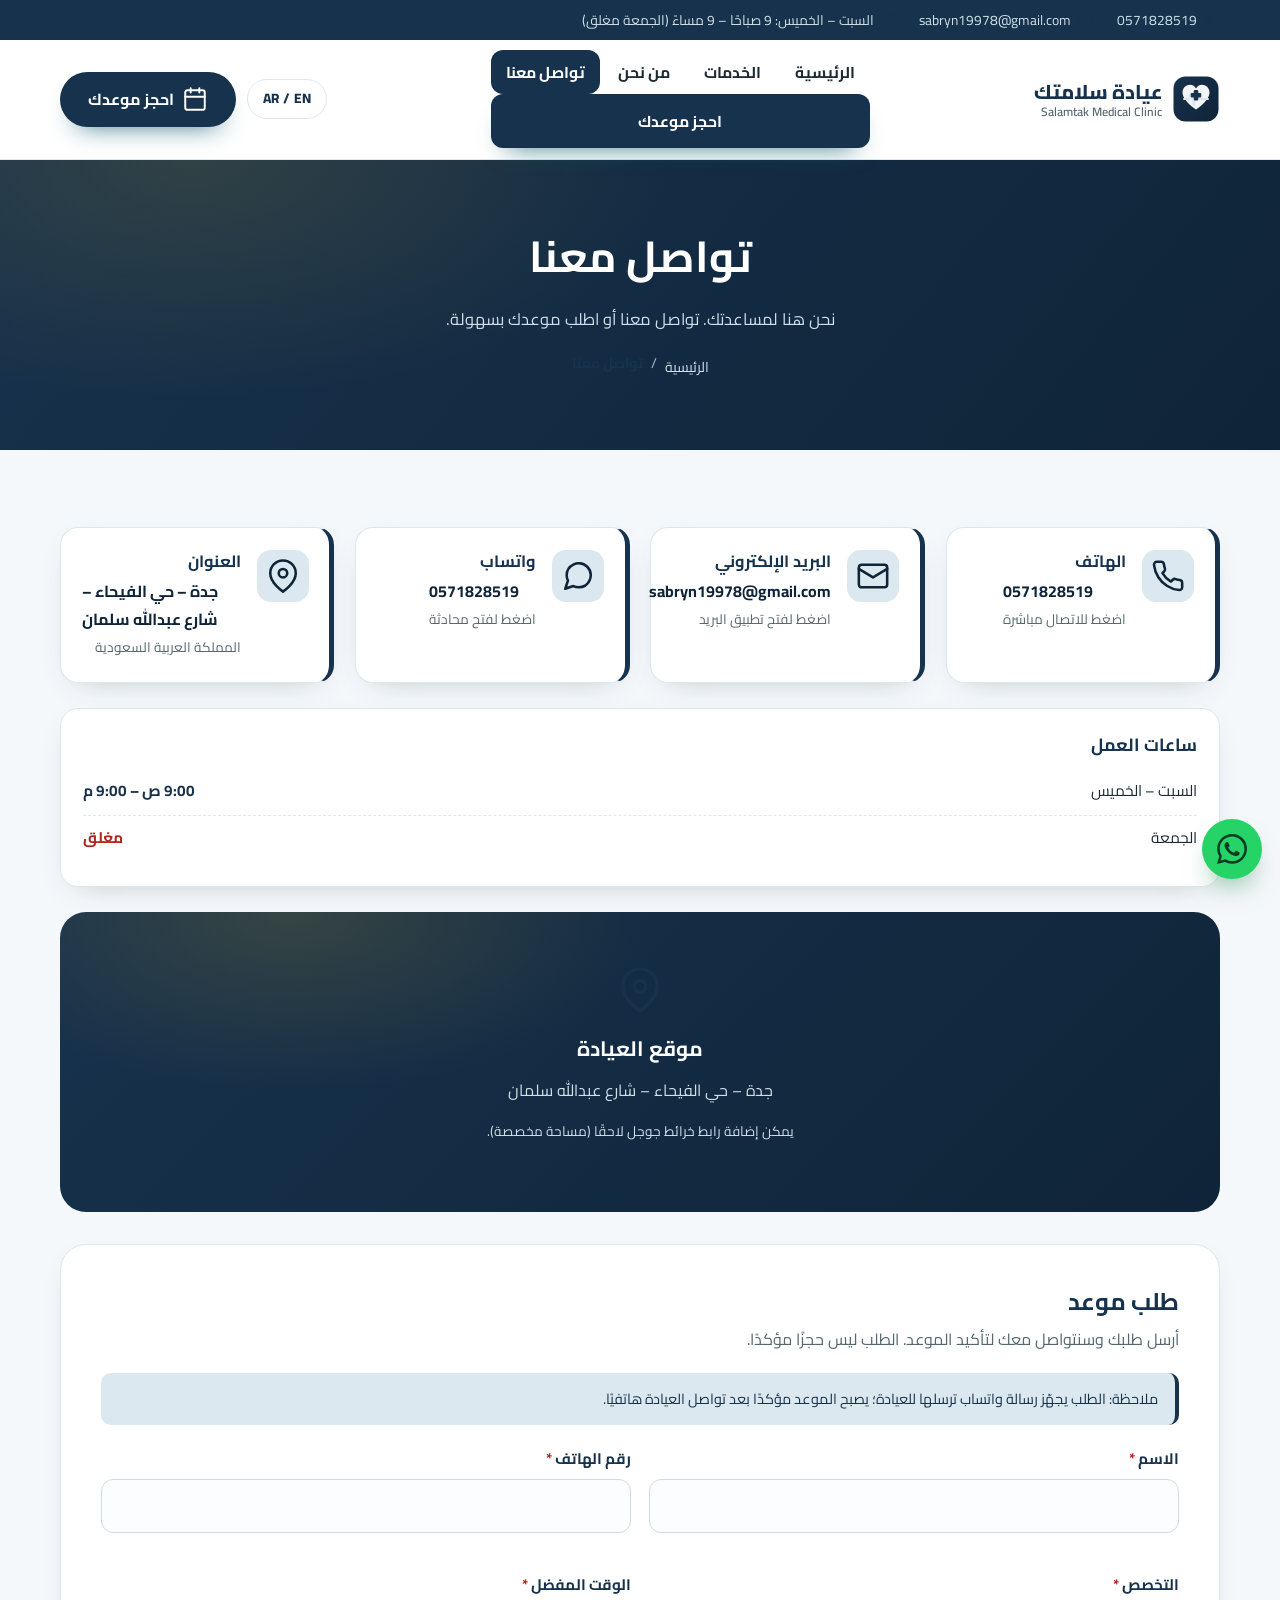
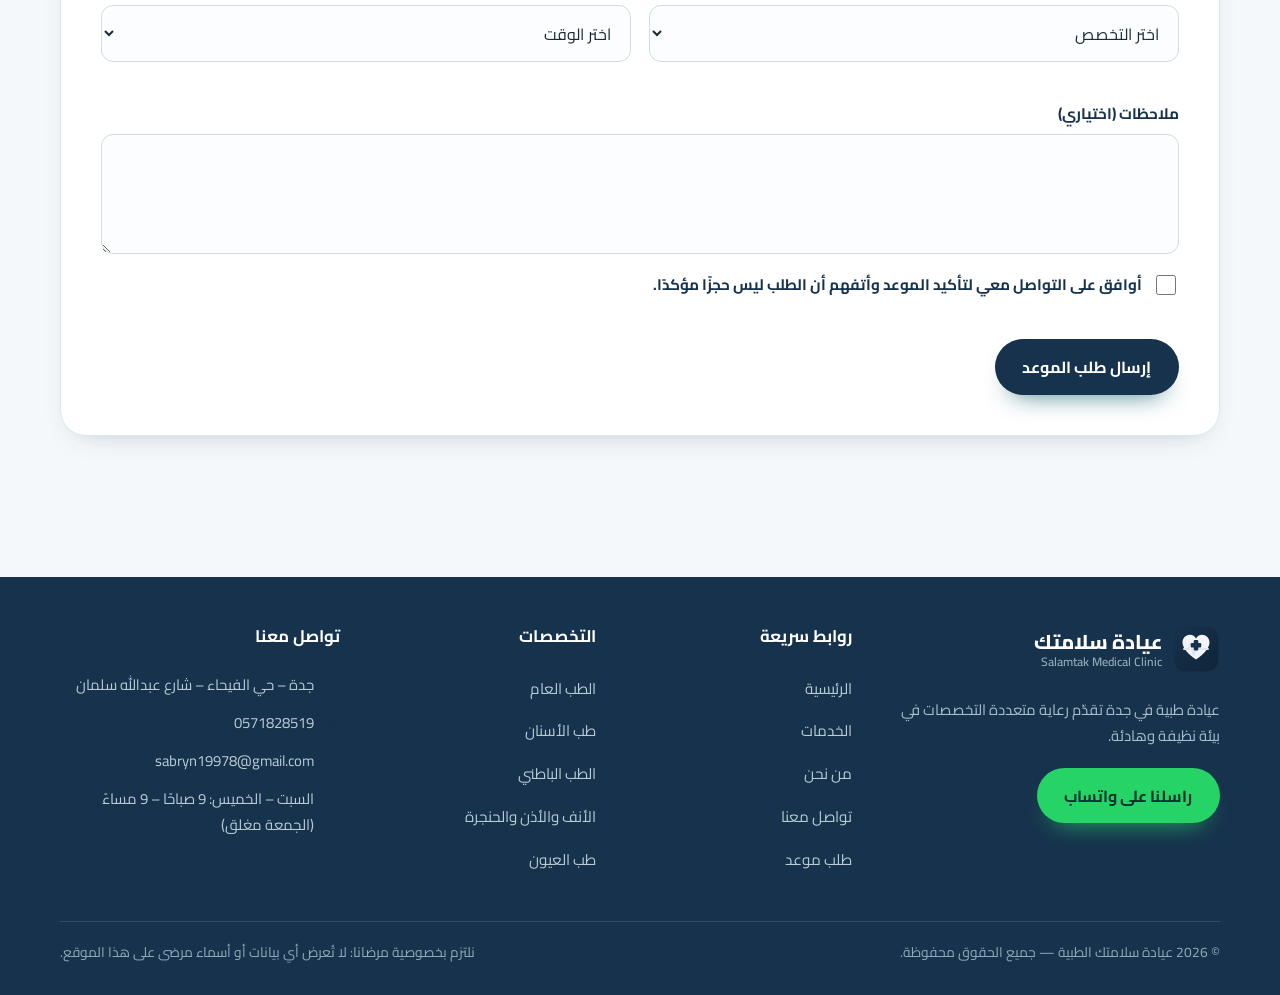
<file: 111/salamtak-clinic/contact.html>
﻿<!DOCTYPE html>
<html lang="ar" dir="rtl">
<head>
  <meta charset="UTF-8">
  <meta name="viewport" content="width=device-width, initial-scale=1.0">
  <meta name="description" content="تواصل مع عيادة سلامتك في جدة — هاتف، بريد، عنوان، وطلب موعد.">
  <meta name="theme-color" content="#17324D">
  <title>عيادة سلامتك الطبية | التواصل</title>
  <link rel="preconnect" href="https://fonts.googleapis.com">
  <link rel="preconnect" href="https://fonts.gstatic.com" crossorigin>
  <link href="https://fonts.googleapis.com/css2?family=Cairo:wght@400;600;700;800&family=Inter:wght@400;500;600;700;800&display=swap" rel="stylesheet">
  <link rel="icon" type="image/svg+xml" href="images/logo/favicon.svg">
  <link rel="stylesheet" href="css/style.css">
</head>
<body>

  <a class="skip-link" href="#main-content">تخطي إلى المحتوى الرئيسي</a>

  <div class="topbar">
    <div class="container topbar-inner">
      <ul class="topbar-list">
        <li class="topbar-item">
          <svg class="ico" viewBox="0 0 24 24" aria-hidden="true"><path d="M22 16.92v3a2 2 0 0 1-2.18 2 19.79 19.79 0 0 1-8.63-3.07 19.5 19.5 0 0 1-6-6 19.79 19.79 0 0 1-3.07-8.67A2 2 0 0 1 4.11 2h3a2 2 0 0 1 2 1.72c.13.96.36 1.9.7 2.81a2 2 0 0 1-.45 2.11L8.09 9.91a16 16 0 0 0 6 6l1.27-1.27a2 2 0 0 1 2.11-.45c.91.34 1.85.57 2.81.7A2 2 0 0 1 22 16.92z"/></svg>
          <a href="tel:+966571828519" dir="ltr">0571828519</a>
        </li>
        <li class="topbar-item">
          <svg class="ico" viewBox="0 0 24 24" aria-hidden="true"><rect x="2" y="4" width="20" height="16" rx="2"/><path d="m22 7-10 6L2 7"/></svg>
          <a href="mailto:sabryn19978@gmail.com">sabryn19978@gmail.com</a>
        </li>
        <li class="topbar-item topbar-hours">
          <svg class="ico" viewBox="0 0 24 24" aria-hidden="true"><circle cx="12" cy="12" r="10"/><path d="M12 6v6l4 2"/></svg>
          <span>السبت – الخميس: 9 صباحًا – 9 مساءً (الجمعة مغلق)</span>
        </li>
      </ul>
    </div>
  </div>

  <header class="site-header">
    <div class="container header-inner">
      <a class="brand" href="index.html">
        <img class="brand__logo" src="images/logo/logo.svg" alt="شعار عيادة سلامتك الطبية" width="48" height="48">
        <span class="brand__text">
          <span class="brand__name">عيادة سلامتك</span>
          <span class="brand__slogan">Salamtak Medical Clinic</span>
        </span>
      </a>
      <nav class="main-nav" id="primary-nav" aria-label="التنقل الرئيسي">
        <button class="nav-close" type="button" aria-label="إغلاق قائمة التنقل">&times;</button>
        <ul>
          <li><a href="index.html">الرئيسية</a></li>
          <li><a href="services.html">الخدمات</a></li>
          <li><a href="about.html">من نحن</a></li>
          <li><a href="contact.html" aria-current="page">تواصل معنا</a></li>
        </ul>
        <a class="btn btn--primary btn--block nav-cta-mobile" href="contact.html#booking">احجز موعدك</a>
      </nav>
      <div class="header-actions">
        <a class="lang-toggle" href="en/contact.html" aria-label="Switch to English">AR / EN</a>
        <a class="btn btn--primary" href="contact.html#booking">
          <svg class="ico" viewBox="0 0 24 24" aria-hidden="true"><rect x="3" y="4" width="18" height="18" rx="2"/><path d="M16 2v4M8 2v4M3 10h18"/></svg>
          احجز موعدك
        </a>
        <button class="nav-toggle" type="button" aria-expanded="false" aria-controls="primary-nav" aria-label="فتح قائمة التنقل">
          <span class="nav-toggle__bar"></span>
          <span class="nav-toggle__bar"></span>
          <span class="nav-toggle__bar"></span>
        </button>
      </div>
    </div>
  </header>
  <div class="nav-backdrop"></div>

  <main id="main-content">
    <section class="page-hero">
      <div class="container">
        <h1>تواصل معنا</h1>
        <p>نحن هنا لمساعدتك. تواصل معنا أو اطلب موعدك بسهولة.</p>
        <nav class="breadcrumb" aria-label="مسار التصفح">
          <a href="index.html">الرئيسية</a>
          <span aria-hidden="true">/</span>
          <span aria-current="page">تواصل معنا</span>
        </nav>
      </div>
    </section>

    <section class="section">
      <div class="container">
        <div class="contact-grid">
          <a class="contact-card" href="tel:+966571828519">
            <div class="contact-card__icon">
              <svg class="ico ico--lg" viewBox="0 0 24 24" aria-hidden="true"><path d="M22 16.92v3a2 2 0 0 1-2.18 2 19.79 19.79 0 0 1-8.63-3.07 19.5 19.5 0 0 1-6-6 19.79 19.79 0 0 1-3.07-8.67A2 2 0 0 1 4.11 2h3a2 2 0 0 1 2 1.72c.13.96.36 1.9.7 2.81a2 2 0 0 1-.45 2.11L8.09 9.91a16 16 0 0 0 6 6l1.27-1.27a2 2 0 0 1 2.11-.45c.91.34 1.85.57 2.81.7A2 2 0 0 1 22 16.92z"/></svg>
            </div>
            <div>
              <h3>الهاتف</h3>
              <p class="contact-card__value" dir="ltr">0571828519</p>
              <p class="contact-card__hint">اضغط للاتصال مباشرة</p>
            </div>
          </a>
          <a class="contact-card" href="mailto:sabryn19978@gmail.com">
            <div class="contact-card__icon">
              <svg class="ico ico--lg" viewBox="0 0 24 24" aria-hidden="true"><rect x="2" y="4" width="20" height="16" rx="2"/><path d="m22 7-10 6L2 7"/></svg>
            </div>
            <div>
              <h3>البريد الإلكتروني</h3>
              <p class="contact-card__value">sabryn19978@gmail.com</p>
              <p class="contact-card__hint">اضغط لفتح تطبيق البريد</p>
            </div>
          </a>
          <a class="contact-card" href="https://wa.me/966571828519" target="_blank" rel="noopener">
            <div class="contact-card__icon">
              <svg class="ico ico--lg" viewBox="0 0 24 24" aria-hidden="true"><path d="M21 11.5a8.38 8.38 0 0 1-.9 3.8 8.5 8.5 0 0 1-7.6 4.7 8.38 8.38 0 0 1-3.8-.9L3 21l1.9-5.7a8.38 8.38 0 0 1-.9-3.8 8.5 8.5 0 0 1 4.7-7.6 8.38 8.38 0 0 1 3.8-.9h.5a8.48 8.48 0 0 1 8 8v.5z"/></svg>
            </div>
            <div>
              <h3>واتساب</h3>
              <p class="contact-card__value" dir="ltr">0571828519</p>
              <p class="contact-card__hint">اضغط لفتح محادثة</p>
            </div>
          </a>
          <div class="contact-card">
            <div class="contact-card__icon">
              <svg class="ico ico--lg" viewBox="0 0 24 24" aria-hidden="true"><path d="M21 10c0 7-9 13-9 13s-9-6-9-13a9 9 0 0 1 18 0z"/><circle cx="12" cy="10" r="3"/></svg>
            </div>
            <div>
              <h3>العنوان</h3>
              <p class="contact-card__value">جدة – حي الفيحاء – شارع عبدالله سلمان</p>
              <p class="contact-card__hint">المملكة العربية السعودية</p>
            </div>
          </div>
        </div>

        <div class="hours-card" style="margin-block-start:1.6rem;">
          <h3>ساعات العمل</h3>
          <ul class="hours-list">
            <li><span>السبت – الخميس</span><strong>9:00 ص – 9:00 م</strong></li>
            <li><span>الجمعة</span><span class="closed">مغلق</span></li>
          </ul>
        </div>

        <!-- خريطة بديلة -->
        <div class="map-box" style="margin-block-start:1.6rem;">
          <div class="map-box__inner">
            <svg class="ico" viewBox="0 0 24 24" aria-hidden="true"><path d="M21 10c0 7-9 13-9 13s-9-6-9-13a9 9 0 0 1 18 0z"/><circle cx="12" cy="10" r="3"/></svg>
            <h3>موقع العيادة</h3>
            <p>جدة – حي الفيحاء – شارع عبدالله سلمان</p>
            <p style="font-size:0.85rem;">يمكن إضافة رابط خرائط جوجل لاحقًا (مساحة مخصصة).</p>
          </div>
        </div>

        <!-- نموذج طلب موعد -->
        <div class="form-card" id="booking" style="margin-block-start:2rem;">
          <h2 style="margin-block-end:0.4rem;">طلب موعد</h2>
          <p style="color:var(--clr-muted);margin-block-end:1.2rem;">أرسل طلبك وسنتواصل معك لتأكيد الموعد. الطلب ليس حجزًا مؤكدًا.</p>

          <div class="form-hint">
            <p>ملاحظة: الطلب يجهّز رسالة واتساب ترسلها للعيادة؛ يصبح الموعد مؤكدًا بعد تواصل العيادة هاتفيًا.</p>
          </div>

          <form id="booking-form" novalidate>
            <div class="form-grid">
              <div class="form-group">
                <label for="name">الاسم <span class="form-required">*</span></label>
                <input class="form-control" type="text" id="name" name="name" autocomplete="name" required>
                <span class="form-error" id="name-error" role="alert"></span>
              </div>
              <div class="form-group">
                <label for="phone">رقم الهاتف <span class="form-required">*</span></label>
                <input class="form-control" type="tel" id="phone" name="phone" inputmode="tel" autocomplete="tel" required>
                <span class="form-error" id="phone-error" role="alert"></span>
              </div>
              <div class="form-group">
                <label for="service">التخصص <span class="form-required">*</span></label>
                <select class="form-control" id="service" name="service" required>
                  <option value="">اختر التخصص</option>
                  <option value="general">الطب العام</option>
                  <option value="dental">طب الأسنان</option>
                  <option value="internal">الطب الباطني</option>
                  <option value="ent">الأنف والأذن والحنجرة</option>
                  <option value="eye">طب العيون</option>
                </select>
                <span class="form-error" id="service-error" role="alert"></span>
              </div>
              <div class="form-group">
                <label for="preferred-time">الوقت المفضل <span class="form-required">*</span></label>
                <select class="form-control" id="preferred-time" name="preferred-time" required>
                  <option value="">اختر الوقت</option>
                  <option value="morning">صباحًا (9–12)</option>
                  <option value="afternoon">بعد الظهر (12–4)</option>
                  <option value="evening">مساءً (4–9)</option>
                </select>
                <span class="form-error" id="preferred-time-error" role="alert"></span>
              </div>
              <div class="form-group form-group--full">
                <label for="notes">ملاحظات (اختياري)</label>
                <textarea class="form-control" id="notes" name="notes" rows="3"></textarea>
              </div>
              <div class="form-group form-group--full">
                <label class="form-check">
                  <input type="checkbox" id="consent" name="consent" required>
                  <span>أوافق على التواصل معي لتأكيد الموعد وأتفهم أن الطلب ليس حجزًا مؤكدًا.</span>
                </label>
                <span class="form-error" id="consent-error" role="alert"></span>
              </div>
            </div>
            <div style="margin-block-start:1.2rem;">
              <button class="btn btn--primary" type="submit">إرسال طلب الموعد</button>
            </div>
          </form>

          <div class="form-result" id="form-result" tabindex="-1">
            <h3>
              <svg class="ico" viewBox="0 0 24 24" aria-hidden="true"><path d="M22 11.08V12a10 10 0 1 1-5.93-9.14"/><path d="m22 4-10 10.01-3-3"/></svg>
              تم تجهيز طلبك
            </h3>
            <p style="color:var(--clr-muted);font-size:0.92rem;">الرسالة التالية جاهزة للإرسال عبر واتساب. يُرجى إرسالها لتأكيد الطلب.</p>
            <div class="form-result__msg" id="form-result-msg"></div>
            <div class="form-result__actions">
              <a class="btn btn--whatsapp" id="form-whatsapp-link" href="#" target="_blank" rel="noopener">فتح واتساب وإرسال</a>
              <button class="btn btn--outline" type="button" id="form-retry">تعديل الطلب</button>
            </div>
          </div>
        </div>
      </div>
    </section>
  </main>

  <footer class="site-footer">
    <div class="container footer-grid">
      <div class="footer-brand">
        <a class="brand" href="index.html">
          <img class="brand__logo" src="images/logo/logo.svg" alt="شعار عيادة سلامتك الطبية" width="48" height="48">
          <span class="brand__text">
            <span class="brand__name">عيادة سلامتك</span>
            <span class="brand__slogan">Salamtak Medical Clinic</span>
          </span>
        </a>
        <p class="footer-about">عيادة طبية في جدة تقدّم رعاية متعددة التخصصات في بيئة نظيفة وهادئة.</p>
        <a class="btn btn--whatsapp" href="https://wa.me/966571828519" target="_blank" rel="noopener">راسلنا على واتساب</a>
      </div>
      <div>
        <h3>روابط سريعة</h3>
        <ul class="footer-links">
          <li><a href="index.html">الرئيسية</a></li>
          <li><a href="services.html">الخدمات</a></li>
          <li><a href="about.html">من نحن</a></li>
          <li><a href="contact.html">تواصل معنا</a></li>
          <li><a href="contact.html#booking">طلب موعد</a></li>
        </ul>
      </div>
      <div>
        <h3>التخصصات</h3>
        <ul class="footer-links">
          <li><a href="services.html#general">الطب العام</a></li>
          <li><a href="services.html#dental">طب الأسنان</a></li>
          <li><a href="services.html#internal">الطب الباطني</a></li>
          <li><a href="services.html#ent">الأنف والأذن والحنجرة</a></li>
          <li><a href="services.html#eye">طب العيون</a></li>
        </ul>
      </div>
      <div>
        <h3>تواصل معنا</h3>
        <ul class="footer-contact">
          <li>
            <svg class="ico" viewBox="0 0 24 24" aria-hidden="true"><path d="M21 10c0 7-9 13-9 13s-9-6-9-13a9 9 0 0 1 18 0z"/><circle cx="12" cy="10" r="3"/></svg>
            <span>جدة – حي الفيحاء – شارع عبدالله سلمان</span>
          </li>
          <li>
            <svg class="ico" viewBox="0 0 24 24" aria-hidden="true"><path d="M22 16.92v3a2 2 0 0 1-2.18 2 19.79 19.79 0 0 1-8.63-3.07 19.5 19.5 0 0 1-6-6 19.79 19.79 0 0 1-3.07-8.67A2 2 0 0 1 4.11 2h3a2 2 0 0 1 2 1.72c.13.96.36 1.9.7 2.81a2 2 0 0 1-.45 2.11L8.09 9.91a16 16 0 0 0 6 6l1.27-1.27a2 2 0 0 1 2.11-.45c.91.34 1.85.57 2.81.7A2 2 0 0 1 22 16.92z"/></svg>
            <a href="tel:+966571828519" dir="ltr">0571828519</a>
          </li>
          <li>
            <svg class="ico" viewBox="0 0 24 24" aria-hidden="true"><rect x="2" y="4" width="20" height="16" rx="2"/><path d="m22 7-10 6L2 7"/></svg>
            <a href="mailto:sabryn19978@gmail.com">sabryn19978@gmail.com</a>
          </li>
          <li>
            <svg class="ico" viewBox="0 0 24 24" aria-hidden="true"><circle cx="12" cy="12" r="10"/><path d="M12 6v6l4 2"/></svg>
            <span>السبت – الخميس: 9 صباحًا – 9 مساءً (الجمعة مغلق)</span>
          </li>
        </ul>
      </div>
    </div>
    <div class="container footer-bottom">
      <p>© <span id="year">2026</span> عيادة سلامتك الطبية — جميع الحقوق محفوظة.</p>
      <p>نلتزم بخصوصية مرضانا: لا تُعرض أي بيانات أو أسماء مرضى على هذا الموقع.</p>
    </div>
  </footer>

  <a class="whatsapp-fab" href="https://wa.me/966571828519" target="_blank" rel="noopener" aria-label="التواصل مع العيادة عبر واتساب">
    <svg class="ico ico--fill" viewBox="0 0 24 24" aria-hidden="true"><path d="M17.472 14.382c-.297-.149-1.758-.867-2.03-.967-.273-.099-.471-.148-.67.15-.197.297-.767.966-.94 1.164-.173.199-.347.223-.644.075-.297-.15-1.255-.463-2.39-1.475-.883-.788-1.48-1.761-1.653-2.059-.173-.297-.018-.458.13-.606.134-.133.298-.347.446-.52.149-.174.198-.298.298-.497.099-.198.05-.371-.025-.52-.075-.149-.669-1.612-.916-2.207-.242-.579-.487-.5-.669-.51-.173-.008-.371-.01-.57-.01-.198 0-.52.074-.792.372-.272.297-1.04 1.016-1.04 2.479 0 1.462 1.065 2.875 1.213 3.074.149.198 2.096 3.2 5.077 4.487.709.306 1.262.489 1.694.625.712.227 1.36.195 1.871.118.571-.085 1.758-.719 2.006-1.413.248-.694.248-1.289.173-1.413-.074-.124-.272-.198-.57-.347m-5.421 7.403h-.004a9.87 9.87 0 0 1-5.031-1.378l-.361-.214-3.741.982.998-3.648-.235-.374a9.86 9.86 0 0 1-1.51-5.26c.001-5.45 4.436-9.884 9.888-9.884 2.64 0 5.122 1.03 6.988 2.898a9.825 9.825 0 0 1 2.893 6.994c-.003 5.45-4.437 9.884-9.885 9.884m8.413-18.297A11.815 11.815 0 0 0 12.05 0C5.495 0 .16 5.335.157 11.892c0 2.096.547 4.142 1.588 5.945L.057 24l6.305-1.654a11.882 11.882 0 0 0 5.683 1.448h.005c6.554 0 11.89-5.335 11.893-11.893a11.821 11.821 0 0 0-3.48-8.413Z"/></svg>
  </a>
  <button class="back-to-top" type="button" aria-label="العودة إلى أعلى الصفحة">
    <svg class="ico" viewBox="0 0 24 24" aria-hidden="true"><path d="M12 19V5"/><path d="m5 12 7-7 7 7"/></svg>
  </button>
  <script src="js/script.js"></script>
</body>
</html>
</file>
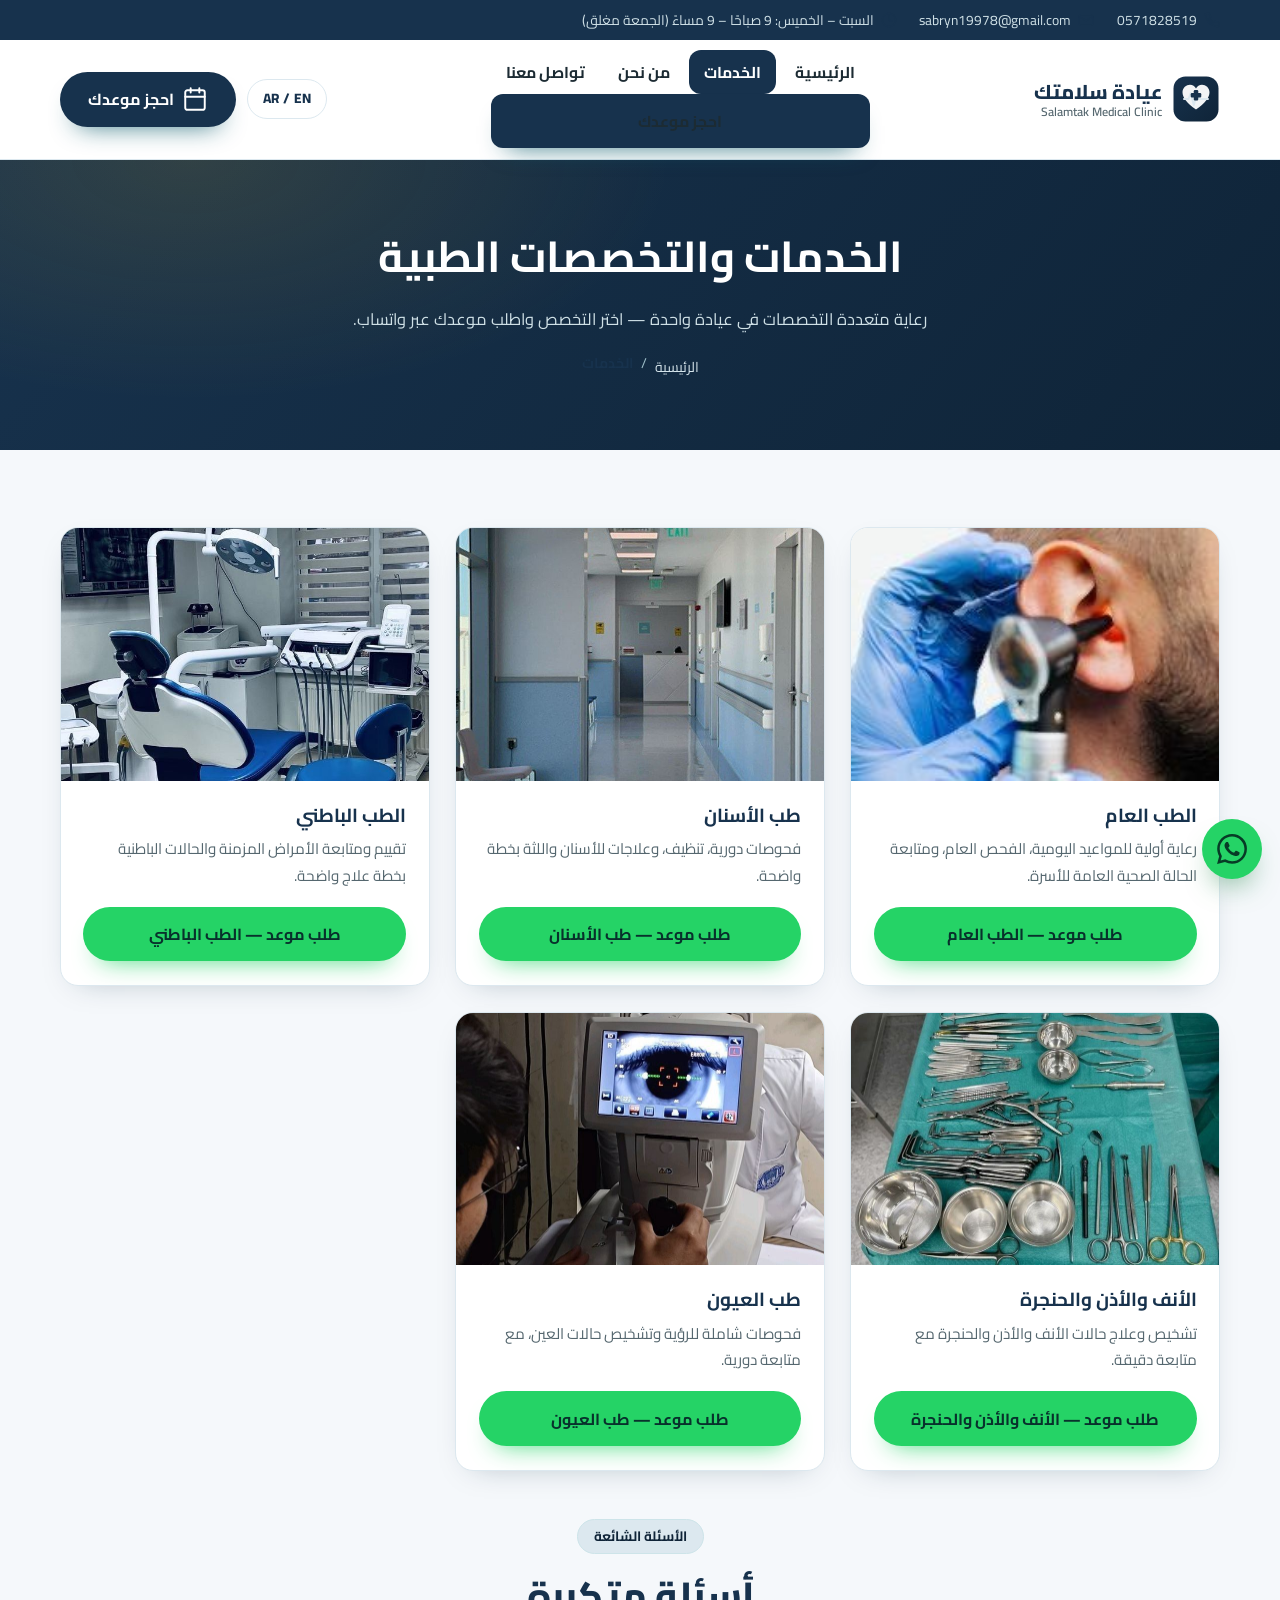
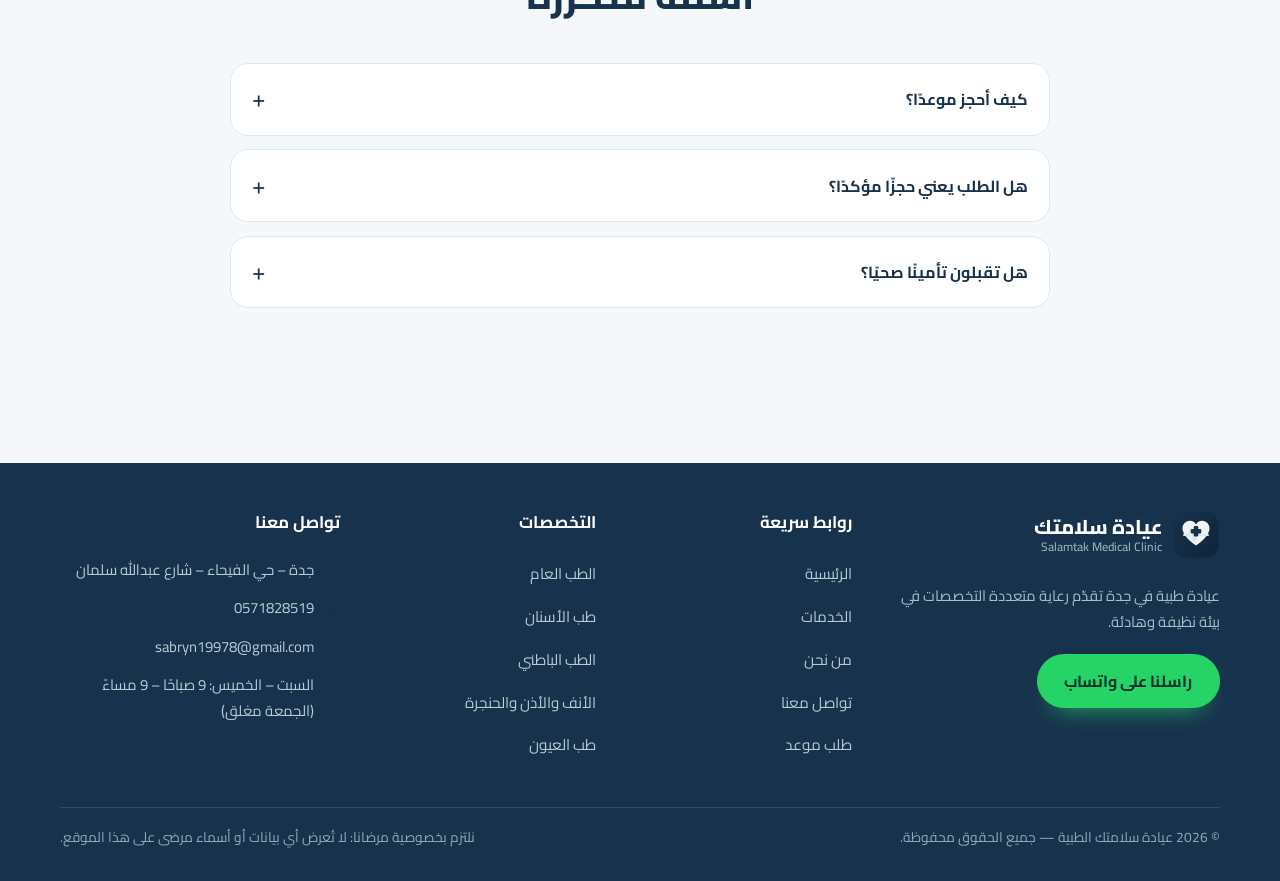
<file: 111/salamtak-clinic/services.html>
﻿<!DOCTYPE html>
<html lang="ar" dir="rtl">
<head>
  <meta charset="UTF-8">
  <meta name="viewport" content="width=device-width, initial-scale=1.0">
  <meta name="description" content="خدمات عيادة سلامتك الطبية في جدة — طب عام، طب أسنان، طب باطني، أنف وأذن وحنجرة، طب عيون.">
  <meta name="theme-color" content="#17324D">
  <title>عيادة سلامتك الطبية | الخدمات والتخصصات</title>
  <link rel="preconnect" href="https://fonts.googleapis.com">
  <link rel="preconnect" href="https://fonts.gstatic.com" crossorigin>
  <link href="https://fonts.googleapis.com/css2?family=Cairo:wght@400;600;700;800&family=Inter:wght@400;500;600;700;800&display=swap" rel="stylesheet">
  <link rel="icon" type="image/svg+xml" href="images/logo/favicon.svg">
  <link rel="stylesheet" href="css/style.css">
</head>
<body>

  <a class="skip-link" href="#main-content">تخطي إلى المحتوى الرئيسي</a>

  <div class="topbar">
    <div class="container topbar-inner">
      <ul class="topbar-list">
        <li class="topbar-item">
          <svg class="ico" viewBox="0 0 24 24" aria-hidden="true"><path d="M22 16.92v3a2 2 0 0 1-2.18 2 19.79 19.79 0 0 1-8.63-3.07 19.5 19.5 0 0 1-6-6 19.79 19.79 0 0 1-3.07-8.67A2 2 0 0 1 4.11 2h3a2 2 0 0 1 2 1.72c.13.96.36 1.9.7 2.81a2 2 0 0 1-.45 2.11L8.09 9.91a16 16 0 0 0 6 6l1.27-1.27a2 2 0 0 1 2.11-.45c.91.34 1.85.57 2.81.7A2 2 0 0 1 22 16.92z"/></svg>
          <a href="tel:+966571828519" dir="ltr">0571828519</a>
        </li>
        <li class="topbar-item">
          <svg class="ico" viewBox="0 0 24 24" aria-hidden="true"><rect x="2" y="4" width="20" height="16" rx="2"/><path d="m22 7-10 6L2 7"/></svg>
          <a href="mailto:sabryn19978@gmail.com">sabryn19978@gmail.com</a>
        </li>
        <li class="topbar-item topbar-hours">
          <svg class="ico" viewBox="0 0 24 24" aria-hidden="true"><circle cx="12" cy="12" r="10"/><path d="M12 6v6l4 2"/></svg>
          <span>السبت – الخميس: 9 صباحًا – 9 مساءً (الجمعة مغلق)</span>
        </li>
      </ul>
    </div>
  </div>

  <header class="site-header">
    <div class="container header-inner">
      <a class="brand" href="index.html">
        <img class="brand__logo" src="images/logo/logo.svg" alt="شعار عيادة سلامتك الطبية" width="48" height="48">
        <span class="brand__text">
          <span class="brand__name">عيادة سلامتك</span>
          <span class="brand__slogan">Salamtak Medical Clinic</span>
        </span>
      </a>
      <nav class="main-nav" id="primary-nav" aria-label="التنقل الرئيسي">
        <button class="nav-close" type="button" aria-label="إغلاق قائمة التنقل">&times;</button>
        <ul>
          <li><a href="index.html">الرئيسية</a></li>
          <li><a href="services.html" aria-current="page">الخدمات</a></li>
          <li><a href="about.html">من نحن</a></li>
          <li><a href="contact.html">تواصل معنا</a></li>
        </ul>
        <a class="btn btn--primary btn--block nav-cta-mobile" href="contact.html#booking">احجز موعدك</a>
      </nav>
      <div class="header-actions">
        <a class="lang-toggle" href="en/services.html" aria-label="Switch to English">AR / EN</a>
        <a class="btn btn--primary" href="contact.html#booking">
          <svg class="ico" viewBox="0 0 24 24" aria-hidden="true"><rect x="3" y="4" width="18" height="18" rx="2"/><path d="M16 2v4M8 2v4M3 10h18"/></svg>
          احجز موعدك
        </a>
        <button class="nav-toggle" type="button" aria-expanded="false" aria-controls="primary-nav" aria-label="فتح قائمة التنقل">
          <span class="nav-toggle__bar"></span>
          <span class="nav-toggle__bar"></span>
          <span class="nav-toggle__bar"></span>
        </button>
      </div>
    </div>
  </header>
  <div class="nav-backdrop"></div>

  <main id="main-content">
    <section class="page-hero">
      <div class="container">
        <h1>الخدمات والتخصصات الطبية</h1>
        <p>رعاية متعددة التخصصات في عيادة واحدة — اختر التخصص واطلب موعدك عبر واتساب.</p>
        <nav class="breadcrumb" aria-label="مسار التصفح">
          <a href="index.html">الرئيسية</a>
          <span aria-hidden="true">/</span>
          <span aria-current="page">الخدمات</span>
        </nav>
      </div>
    </section>

    <section class="section">
      <div class="container">
        <div class="cards-grid">

          <article class="card reveal" id="general">
            <div class="card__media">
              <img src="images/departments/general-checkup.jpg" alt="فحص سريري عام" width="236" height="157" loading="lazy" decoding="async">
            </div>
            <div class="card__body">
              <h3>الطب العام</h3>
              <p>رعاية أولية للمواعيد اليومية، الفحص العام، ومتابعة الحالة الصحية العامة للأسرة.</p>
              <a class="btn btn--whatsapp" style="margin-block-start:0.6rem" href="https://wa.me/966571828519?text=السلام عليكم، أرغب في حجز موعد في قسم الطب العام في عيادة سلامتك." target="_blank" rel="noopener">طلب موعد — الطب العام</a>
            </div>
          </article>

          <article class="card reveal" data-delay="1" id="dental">
            <div class="card__media">
              <img src="images/departments/medical-tools.jpg" alt="أدوات طب الأسنان" width="736" height="981" loading="lazy" decoding="async">
            </div>
            <div class="card__body">
              <h3>طب الأسنان</h3>
              <p>فحوصات دورية، تنظيف، وعلاجات للأسنان واللثة بخطة واضحة.</p>
              <a class="btn btn--whatsapp" style="margin-block-start:0.6rem" href="https://wa.me/966571828519?text=السلام عليكم، أرغب في حجز موعد في قسم طب الأسنان في عيادة سلامتك." target="_blank" rel="noopener">طلب موعد — طب الأسنان</a>
            </div>
          </article>

          <article class="card reveal" data-delay="2" id="internal">
            <div class="card__media">
              <img src="images/clinic/exam-room.jpg" alt="غرفة فحص" width="630" height="1198" loading="lazy" decoding="async">
            </div>
            <div class="card__body">
              <h3>الطب الباطني</h3>
              <p>تقييم ومتابعة الأمراض المزمنة والحالات الباطنية بخطة علاج واضحة.</p>
              <a class="btn btn--whatsapp" style="margin-block-start:0.6rem" href="https://wa.me/966571828519?text=السلام عليكم، أرغب في حجز موعد في قسم الطب الباطني في عيادة سلامتك." target="_blank" rel="noopener">طلب موعد — الطب الباطني</a>
            </div>
          </article>

          <article class="card reveal" data-delay="3" id="ent">
            <div class="card__media">
              <img src="images/clinic/clinic-room.jpg" alt="عيادة أنف وأذن وحنجرة" width="736" height="981" loading="lazy" decoding="async">
            </div>
            <div class="card__body">
              <h3>الأنف والأذن والحنجرة</h3>
              <p>تشخيص وعلاج حالات الأنف والأذن والحنجرة مع متابعة دقيقة.</p>
              <a class="btn btn--whatsapp" style="margin-block-start:0.6rem" href="https://wa.me/966571828519?text=السلام عليكم، أرغب في حجز موعد في قسم الأنف والأذن والحنجرة في عيادة سلامتك." target="_blank" rel="noopener">طلب موعد — الأنف والأذن والحنجرة</a>
            </div>
          </article>

          <article class="card reveal" data-delay="4" id="eye">
            <div class="card__media">
              <img src="images/departments/eye-exam-device.jpg" alt="جهاز فحص العين" width="736" height="981" loading="lazy" decoding="async">
            </div>
            <div class="card__body">
              <h3>طب العيون</h3>
              <p>فحوصات شاملة للرؤية وتشخيص حالات العين، مع متابعة دورية.</p>
              <a class="btn btn--whatsapp" style="margin-block-start:0.6rem" href="https://wa.me/966571828519?text=السلام عليكم، أرغب في حجز موعد في قسم طب العيون في عيادة سلامتك." target="_blank" rel="noopener">طلب موعد — طب العيون</a>
            </div>
          </article>

        </div>

        <!-- الأسئلة الشائعة -->
        <div style="max-width:820px;margin-inline:auto;margin-block-start:3rem;">
          <div class="section-head reveal">
            <span class="section-tag">الأسئلة الشائعة</span>
            <h2 class="section-title">أسئلة متكررة</h2>
          </div>
          <details class="faq-item reveal">
            <summary>كيف أحجز موعدًا؟</summary>
            <div class="faq-item__answer"><p>أرسل طلبك عبر نموذج طلب الموعد أو واتساب، وسنتواصل معك لتأكيد الموعد.</p></div>
          </details>
          <details class="faq-item reveal">
            <summary>هل الطلب يعني حجزًا مؤكدًا؟</summary>
            <div class="faq-item__answer"><p>لا. الطلب هو طلب موعد؛ يصبح الموعد مؤكدًا بعد تواصل العيادة هاتفيًا.</p></div>
          </details>
          <details class="faq-item reveal">
            <summary>هل تقبلون تأمينًا صحيًا؟</summary>
            <div class="faq-item__answer"><p>يرجى التواصل مع العيادة للتحقق من التأمين المقبول.</p></div>
          </details>
        </div>
      </div>
    </section>
  </main>

  <!-- footer (same as index) -->
  <footer class="site-footer">
    <div class="container footer-grid">
      <div class="footer-brand">
        <a class="brand" href="index.html">
          <img class="brand__logo" src="images/logo/logo.svg" alt="شعار عيادة سلامتك الطبية" width="48" height="48">
          <span class="brand__text">
            <span class="brand__name">عيادة سلامتك</span>
            <span class="brand__slogan">Salamtak Medical Clinic</span>
          </span>
        </a>
        <p class="footer-about">عيادة طبية في جدة تقدّم رعاية متعددة التخصصات في بيئة نظيفة وهادئة.</p>
        <a class="btn btn--whatsapp" href="https://wa.me/966571828519" target="_blank" rel="noopener">راسلنا على واتساب</a>
      </div>
      <div>
        <h3>روابط سريعة</h3>
        <ul class="footer-links">
          <li><a href="index.html">الرئيسية</a></li>
          <li><a href="services.html">الخدمات</a></li>
          <li><a href="about.html">من نحن</a></li>
          <li><a href="contact.html">تواصل معنا</a></li>
          <li><a href="contact.html#booking">طلب موعد</a></li>
        </ul>
      </div>
      <div>
        <h3>التخصصات</h3>
        <ul class="footer-links">
          <li><a href="services.html#general">الطب العام</a></li>
          <li><a href="services.html#dental">طب الأسنان</a></li>
          <li><a href="services.html#internal">الطب الباطني</a></li>
          <li><a href="services.html#ent">الأنف والأذن والحنجرة</a></li>
          <li><a href="services.html#eye">طب العيون</a></li>
        </ul>
      </div>
      <div>
        <h3>تواصل معنا</h3>
        <ul class="footer-contact">
          <li>
            <svg class="ico" viewBox="0 0 24 24" aria-hidden="true"><path d="M21 10c0 7-9 13-9 13s-9-6-9-13a9 9 0 0 1 18 0z"/><circle cx="12" cy="10" r="3"/></svg>
            <span>جدة – حي الفيحاء – شارع عبدالله سلمان</span>
          </li>
          <li>
            <svg class="ico" viewBox="0 0 24 24" aria-hidden="true"><path d="M22 16.92v3a2 2 0 0 1-2.18 2 19.79 19.79 0 0 1-8.63-3.07 19.5 19.5 0 0 1-6-6 19.79 19.79 0 0 1-3.07-8.67A2 2 0 0 1 4.11 2h3a2 2 0 0 1 2 1.72c.13.96.36 1.9.7 2.81a2 2 0 0 1-.45 2.11L8.09 9.91a16 16 0 0 0 6 6l1.27-1.27a2 2 0 0 1 2.11-.45c.91.34 1.85.57 2.81.7A2 2 0 0 1 22 16.92z"/></svg>
            <a href="tel:+966571828519" dir="ltr">0571828519</a>
          </li>
          <li>
            <svg class="ico" viewBox="0 0 24 24" aria-hidden="true"><rect x="2" y="4" width="20" height="16" rx="2"/><path d="m22 7-10 6L2 7"/></svg>
            <a href="mailto:sabryn19978@gmail.com">sabryn19978@gmail.com</a>
          </li>
          <li>
            <svg class="ico" viewBox="0 0 24 24" aria-hidden="true"><circle cx="12" cy="12" r="10"/><path d="M12 6v6l4 2"/></svg>
            <span>السبت – الخميس: 9 صباحًا – 9 مساءً (الجمعة مغلق)</span>
          </li>
        </ul>
      </div>
    </div>
    <div class="container footer-bottom">
      <p>© <span id="year">2026</span> عيادة سلامتك الطبية — جميع الحقوق محفوظة.</p>
      <p>نلتزم بخصوصية مرضانا: لا تُعرض أي بيانات أو أسماء مرضى على هذا الموقع.</p>
    </div>
  </footer>

  <a class="whatsapp-fab" href="https://wa.me/966571828519" target="_blank" rel="noopener" aria-label="التواصل مع العيادة عبر واتساب">
    <svg class="ico ico--fill" viewBox="0 0 24 24" aria-hidden="true"><path d="M17.472 14.382c-.297-.149-1.758-.867-2.03-.967-.273-.099-.471-.148-.67.15-.197.297-.767.966-.94 1.164-.173.199-.347.223-.644.075-.297-.15-1.255-.463-2.39-1.475-.883-.788-1.48-1.761-1.653-2.059-.173-.297-.018-.458.13-.606.134-.133.298-.347.446-.52.149-.174.198-.298.298-.497.099-.198.05-.371-.025-.52-.075-.149-.669-1.612-.916-2.207-.242-.579-.487-.5-.669-.51-.173-.008-.371-.01-.57-.01-.198 0-.52.074-.792.372-.272.297-1.04 1.016-1.04 2.479 0 1.462 1.065 2.875 1.213 3.074.149.198 2.096 3.2 5.077 4.487.709.306 1.262.489 1.694.625.712.227 1.36.195 1.871.118.571-.085 1.758-.719 2.006-1.413.248-.694.248-1.289.173-1.413-.074-.124-.272-.198-.57-.347m-5.421 7.403h-.004a9.87 9.87 0 0 1-5.031-1.378l-.361-.214-3.741.982.998-3.648-.235-.374a9.86 9.86 0 0 1-1.51-5.26c.001-5.45 4.436-9.884 9.888-9.884 2.64 0 5.122 1.03 6.988 2.898a9.825 9.825 0 0 1 2.893 6.994c-.003 5.45-4.437 9.884-9.885 9.884m8.413-18.297A11.815 11.815 0 0 0 12.05 0C5.495 0 .16 5.335.157 11.892c0 2.096.547 4.142 1.588 5.945L.057 24l6.305-1.654a11.882 11.882 0 0 0 5.683 1.448h.005c6.554 0 11.89-5.335 11.893-11.893a11.821 11.821 0 0 0-3.48-8.413Z"/></svg>
  </a>
  <button class="back-to-top" type="button" aria-label="العودة إلى أعلى الصفحة">
    <svg class="ico" viewBox="0 0 24 24" aria-hidden="true"><path d="M12 19V5"/><path d="m5 12 7-7 7 7"/></svg>
  </button>
  <script src="js/script.js"></script>
</body>
</html>
</file>
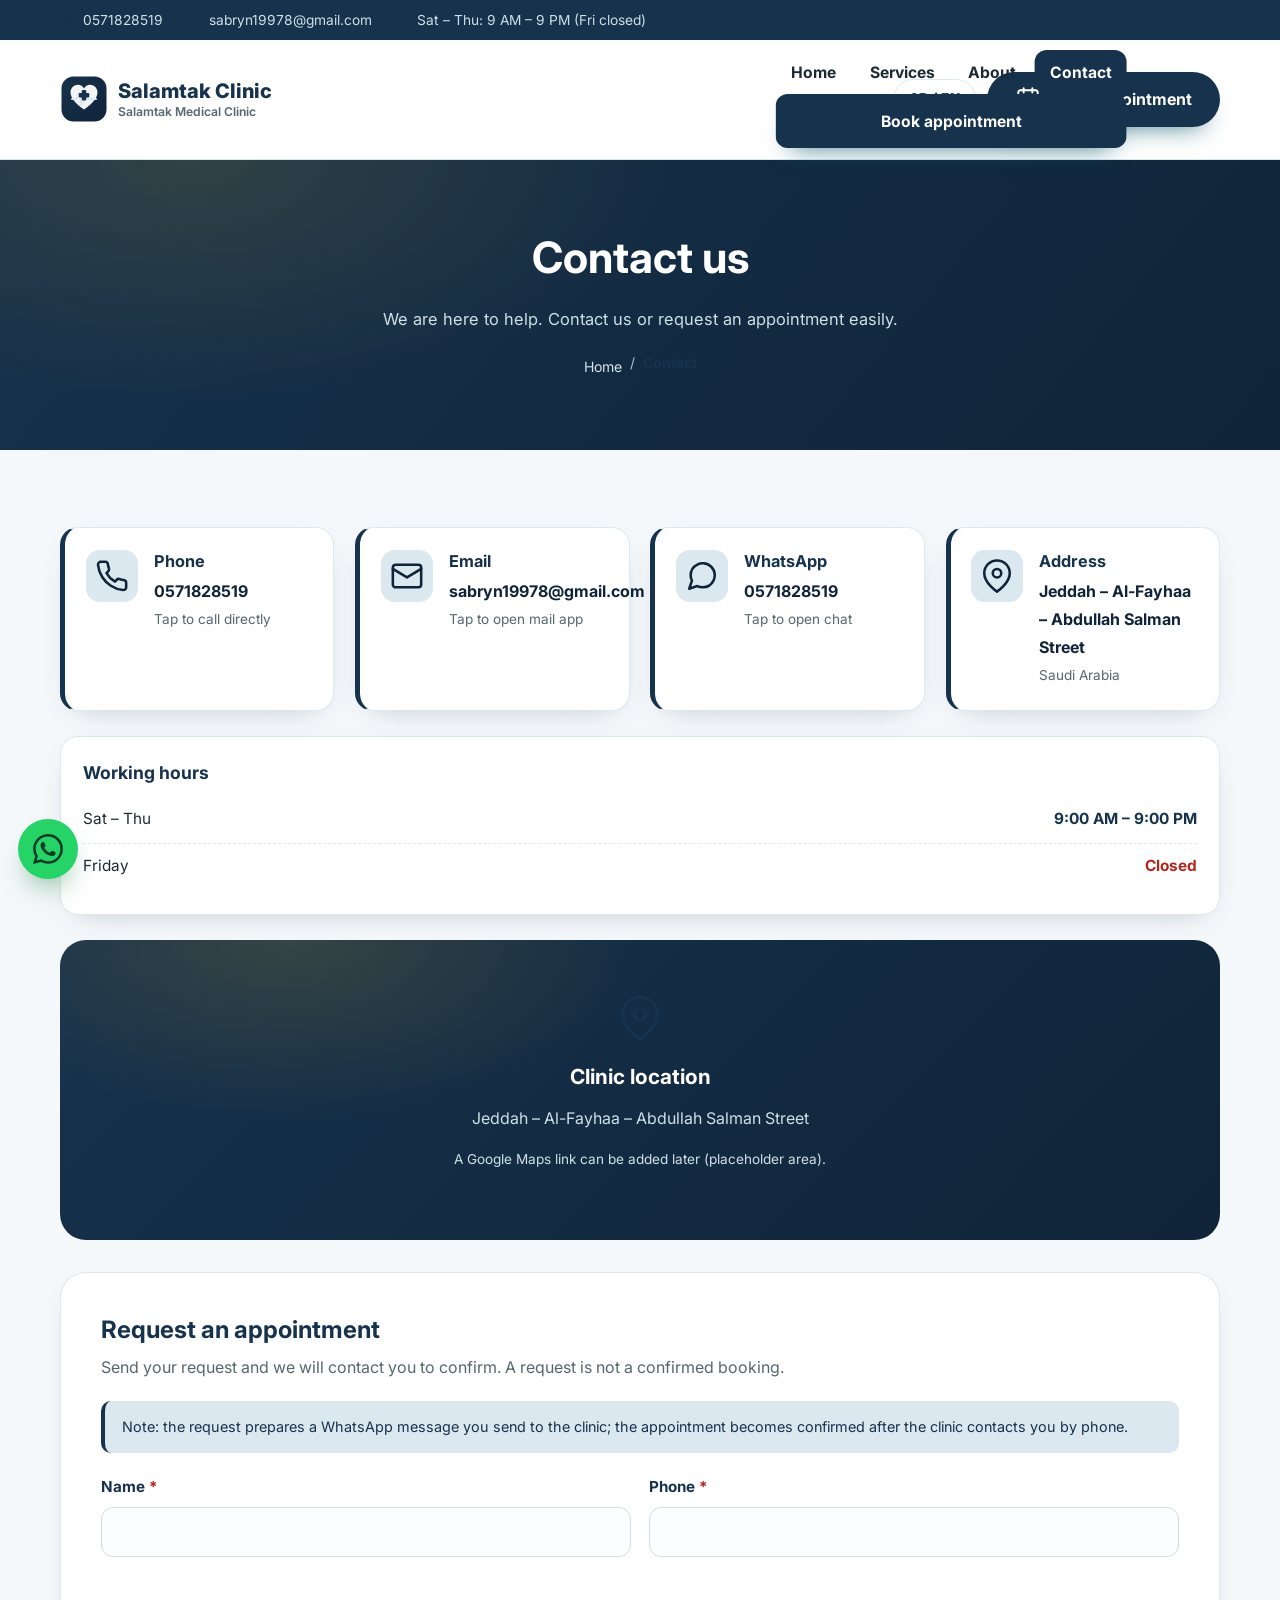
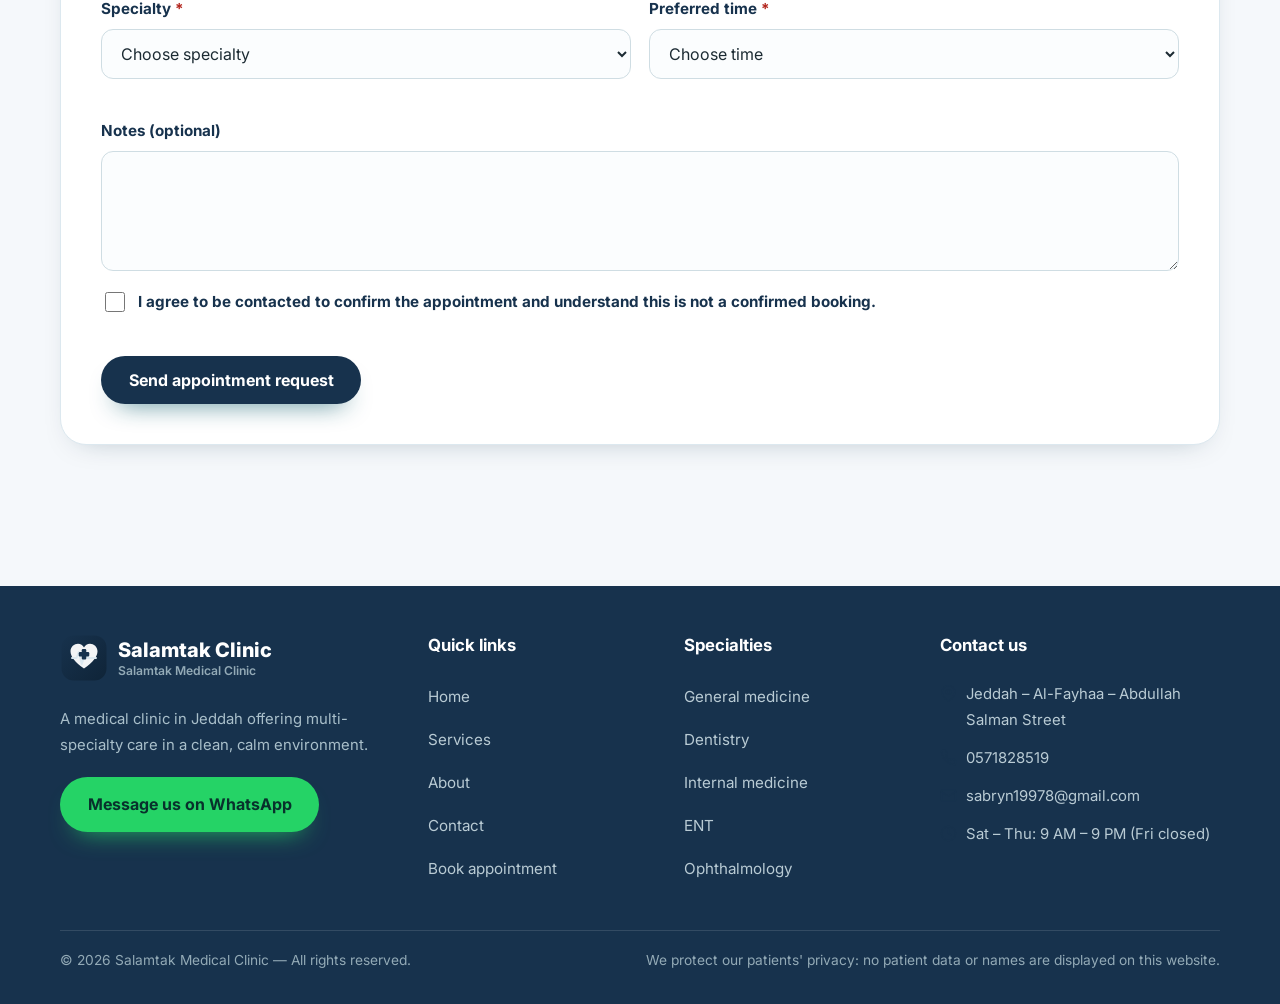
<file: 111/salamtak-clinic/en/contact.html>
﻿<!DOCTYPE html>
<html lang="en" dir="ltr">
<head>
  <meta charset="UTF-8">
  <meta name="viewport" content="width=device-width, initial-scale=1.0">
  <meta name="description" content="Contact Salamtak Medical Clinic in Jeddah — phone, email, address, and appointment request.">
  <meta name="theme-color" content="#17324D">
  <title>Salamtak Medical Clinic | Contact</title>
  <link rel="preconnect" href="https://fonts.googleapis.com">
  <link rel="preconnect" href="https://fonts.gstatic.com" crossorigin>
  <link href="https://fonts.googleapis.com/css2?family=Cairo:wght@400;600;700;800&family=Inter:wght@400;500;600;700;800&display=swap" rel="stylesheet">
  <link rel="icon" type="image/svg+xml" href="../images/logo/favicon.svg">
  <link rel="stylesheet" href="../css/style.css">
</head>
<body>
  <a class="skip-link" href="#main-content">Skip to main content</a>
  <div class="topbar">
    <div class="container topbar-inner">
      <ul class="topbar-list">
        <li class="topbar-item"><svg class="ico" viewBox="0 0 24 24" aria-hidden="true"><path d="M22 16.92v3a2 2 0 0 1-2.18 2 19.79 19.79 0 0 1-8.63-3.07 19.5 19.5 0 0 1-6-6 19.79 19.79 0 0 1-3.07-8.67A2 2 0 0 1 4.11 2h3a2 2 0 0 1 2 1.72c.13.96.36 1.9.7 2.81a2 2 0 0 1-.45 2.11L8.09 9.91a16 16 0 0 0 6 6l1.27-1.27a2 2 0 0 1 2.11-.45c.91.34 1.85.57 2.81.7A2 2 0 0 1 22 16.92z"/></svg><a href="tel:+966571828519" dir="ltr">0571828519</a></li>
        <li class="topbar-item"><svg class="ico" viewBox="0 0 24 24" aria-hidden="true"><rect x="2" y="4" width="20" height="16" rx="2"/><path d="m22 7-10 6L2 7"/></svg><a href="mailto:sabryn19978@gmail.com">sabryn19978@gmail.com</a></li>
        <li class="topbar-item topbar-hours"><svg class="ico" viewBox="0 0 24 24" aria-hidden="true"><circle cx="12" cy="12" r="10"/><path d="M12 6v6l4 2"/></svg><span>Sat – Thu: 9 AM – 9 PM (Fri closed)</span></li>
      </ul>
    </div>
  </div>
  <header class="site-header">
    <div class="container header-inner">
      <a class="brand" href="index.html"><img class="brand__logo" src="../images/logo/logo.svg" alt="Salamtak Medical Clinic logo" width="48" height="48"><span class="brand__text"><span class="brand__name">Salamtak Clinic</span><span class="brand__slogan">Salamtak Medical Clinic</span></span></a>
      <nav class="main-nav" id="primary-nav" aria-label="Main navigation">
        <button class="nav-close" type="button" aria-label="Close navigation">&times;</button>
        <ul>
          <li><a href="index.html">Home</a></li>
          <li><a href="services.html">Services</a></li>
          <li><a href="about.html">About</a></li>
          <li><a href="contact.html" aria-current="page">Contact</a></li>
        </ul>
        <a class="btn btn--primary btn--block nav-cta-mobile" href="contact.html#booking">Book appointment</a>
      </nav>
      <div class="header-actions">
        <a class="lang-toggle" href="../contact.html" aria-label="Switch to Arabic">AR / EN</a>
        <a class="btn btn--primary" href="contact.html#booking"><svg class="ico" viewBox="0 0 24 24" aria-hidden="true"><rect x="3" y="4" width="18" height="18" rx="2"/><path d="M16 2v4M8 2v4M3 10h18"/></svg>Book appointment</a>
        <button class="nav-toggle" type="button" aria-expanded="false" aria-controls="primary-nav" aria-label="Open navigation"><span class="nav-toggle__bar"></span><span class="nav-toggle__bar"></span><span class="nav-toggle__bar"></span></button>
      </div>
    </div>
  </header>
  <div class="nav-backdrop"></div>
  <main id="main-content">
    <section class="page-hero">
      <div class="container">
        <h1>Contact us</h1>
        <p>We are here to help. Contact us or request an appointment easily.</p>
        <nav class="breadcrumb" aria-label="Breadcrumb"><a href="index.html">Home</a><span aria-hidden="true">/</span><span aria-current="page">Contact</span></nav>
      </div>
    </section>
    <section class="section">
      <div class="container">
        <div class="contact-grid">
          <a class="contact-card" href="tel:+966571828519">
            <div class="contact-card__icon"><svg class="ico ico--lg" viewBox="0 0 24 24" aria-hidden="true"><path d="M22 16.92v3a2 2 0 0 1-2.18 2 19.79 19.79 0 0 1-8.63-3.07 19.5 19.5 0 0 1-6-6 19.79 19.79 0 0 1-3.07-8.67A2 2 0 0 1 4.11 2h3a2 2 0 0 1 2 1.72c.13.96.36 1.9.7 2.81a2 2 0 0 1-.45 2.11L8.09 9.91a16 16 0 0 0 6 6l1.27-1.27a2 2 0 0 1 2.11-.45c.91.34 1.85.57 2.81.7A2 2 0 0 1 22 16.92z"/></svg></div>
            <div><h3>Phone</h3><p class="contact-card__value" dir="ltr">0571828519</p><p class="contact-card__hint">Tap to call directly</p></div>
          </a>
          <a class="contact-card" href="mailto:sabryn19978@gmail.com">
            <div class="contact-card__icon"><svg class="ico ico--lg" viewBox="0 0 24 24" aria-hidden="true"><rect x="2" y="4" width="20" height="16" rx="2"/><path d="m22 7-10 6L2 7"/></svg></div>
            <div><h3>Email</h3><p class="contact-card__value">sabryn19978@gmail.com</p><p class="contact-card__hint">Tap to open mail app</p></div>
          </a>
          <a class="contact-card" href="https://wa.me/966571828519" target="_blank" rel="noopener">
            <div class="contact-card__icon"><svg class="ico ico--lg" viewBox="0 0 24 24" aria-hidden="true"><path d="M21 11.5a8.38 8.38 0 0 1-.9 3.8 8.5 8.5 0 0 1-7.6 4.7 8.38 8.38 0 0 1-3.8-.9L3 21l1.9-5.7a8.38 8.38 0 0 1-.9-3.8 8.5 8.5 0 0 1 4.7-7.6 8.38 8.38 0 0 1 3.8-.9h.5a8.48 8.48 0 0 1 8 8v.5z"/></svg></div>
            <div><h3>WhatsApp</h3><p class="contact-card__value" dir="ltr">0571828519</p><p class="contact-card__hint">Tap to open chat</p></div>
          </a>
          <div class="contact-card">
            <div class="contact-card__icon"><svg class="ico ico--lg" viewBox="0 0 24 24" aria-hidden="true"><path d="M21 10c0 7-9 13-9 13s-9-6-9-13a9 9 0 0 1 18 0z"/><circle cx="12" cy="10" r="3"/></svg></div>
            <div><h3>Address</h3><p class="contact-card__value">Jeddah – Al-Fayhaa – Abdullah Salman Street</p><p class="contact-card__hint">Saudi Arabia</p></div>
          </div>
        </div>
        <div class="hours-card" style="margin-block-start:1.6rem;">
          <h3>Working hours</h3>
          <ul class="hours-list">
            <li><span>Sat – Thu</span><strong>9:00 AM – 9:00 PM</strong></li>
            <li><span>Friday</span><span class="closed">Closed</span></li>
          </ul>
        </div>
        <div class="map-box" style="margin-block-start:1.6rem;">
          <div class="map-box__inner">
            <svg class="ico" viewBox="0 0 24 24" aria-hidden="true"><path d="M21 10c0 7-9 13-9 13s-9-6-9-13a9 9 0 0 1 18 0z"/><circle cx="12" cy="10" r="3"/></svg>
            <h3>Clinic location</h3>
            <p>Jeddah – Al-Fayhaa – Abdullah Salman Street</p>
            <p style="font-size:0.85rem;">A Google Maps link can be added later (placeholder area).</p>
          </div>
        </div>
        <div class="form-card" id="booking" style="margin-block-start:2rem;">
          <h2 style="margin-block-end:0.4rem;">Request an appointment</h2>
          <p style="color:var(--clr-muted);margin-block-end:1.2rem;">Send your request and we will contact you to confirm. A request is not a confirmed booking.</p>
          <div class="form-hint"><p>Note: the request prepares a WhatsApp message you send to the clinic; the appointment becomes confirmed after the clinic contacts you by phone.</p></div>
          <form id="booking-form" novalidate>
            <div class="form-grid">
              <div class="form-group">
                <label for="name">Name <span class="form-required">*</span></label>
                <input class="form-control" type="text" id="name" name="name" autocomplete="name" required>
                <span class="form-error" id="name-error" role="alert"></span>
              </div>
              <div class="form-group">
                <label for="phone">Phone <span class="form-required">*</span></label>
                <input class="form-control" type="tel" id="phone" name="phone" inputmode="tel" autocomplete="tel" required>
                <span class="form-error" id="phone-error" role="alert"></span>
              </div>
              <div class="form-group">
                <label for="service">Specialty <span class="form-required">*</span></label>
                <select class="form-control" id="service" name="service" required>
                  <option value="">Choose specialty</option>
                  <option value="general">General medicine</option>
                  <option value="dental">Dentistry</option>
                  <option value="internal">Internal medicine</option>
                  <option value="ent">ENT</option>
                  <option value="eye">Ophthalmology</option>
                </select>
                <span class="form-error" id="service-error" role="alert"></span>
              </div>
              <div class="form-group">
                <label for="preferred-time">Preferred time <span class="form-required">*</span></label>
                <select class="form-control" id="preferred-time" name="preferred-time" required>
                  <option value="">Choose time</option>
                  <option value="morning">Morning (9–12)</option>
                  <option value="afternoon">Afternoon (12–4)</option>
                  <option value="evening">Evening (4–9)</option>
                </select>
                <span class="form-error" id="preferred-time-error" role="alert"></span>
              </div>
              <div class="form-group form-group--full">
                <label for="notes">Notes (optional)</label>
                <textarea class="form-control" id="notes" name="notes" rows="3"></textarea>
              </div>
              <div class="form-group form-group--full">
                <label class="form-check">
                  <input type="checkbox" id="consent" name="consent" required>
                  <span>I agree to be contacted to confirm the appointment and understand this is not a confirmed booking.</span>
                </label>
                <span class="form-error" id="consent-error" role="alert"></span>
              </div>
            </div>
            <div style="margin-block-start:1.2rem;"><button class="btn btn--primary" type="submit">Send appointment request</button></div>
          </form>
          <div class="form-result" id="form-result" tabindex="-1">
            <h3><svg class="ico" viewBox="0 0 24 24" aria-hidden="true"><path d="M22 11.08V12a10 10 0 1 1-5.93-9.14"/><path d="m22 4-10 10.01-3-3"/></svg>Your request is ready</h3>
            <p style="color:var(--clr-muted);font-size:0.92rem;">The following message is ready to send via WhatsApp. Please send it to confirm your request.</p>
            <div class="form-result__msg" id="form-result-msg"></div>
            <div class="form-result__actions">
              <a class="btn btn--whatsapp" id="form-whatsapp-link" href="#" target="_blank" rel="noopener">Open WhatsApp and send</a>
              <button class="btn btn--outline" type="button" id="form-retry">Edit request</button>
            </div>
          </div>
        </div>
      </div>
    </section>
  </main>

  <footer class="site-footer">
    <div class="container footer-grid">
      <div class="footer-brand">
        <a class="brand" href="index.html"><img class="brand__logo" src="../images/logo/logo.svg" alt="Salamtak Medical Clinic logo" width="48" height="48"><span class="brand__text"><span class="brand__name">Salamtak Clinic</span><span class="brand__slogan">Salamtak Medical Clinic</span></span></a>
        <p class="footer-about">A medical clinic in Jeddah offering multi-specialty care in a clean, calm environment.</p>
        <a class="btn btn--whatsapp" href="https://wa.me/966571828519" target="_blank" rel="noopener">Message us on WhatsApp</a>
      </div>
      <div><h3>Quick links</h3><ul class="footer-links"><li><a href="index.html">Home</a></li><li><a href="services.html">Services</a></li><li><a href="about.html">About</a></li><li><a href="contact.html">Contact</a></li><li><a href="contact.html#booking">Book appointment</a></li></ul></div>
      <div><h3>Specialties</h3><ul class="footer-links"><li><a href="services.html#general">General medicine</a></li><li><a href="services.html#dental">Dentistry</a></li><li><a href="services.html#internal">Internal medicine</a></li><li><a href="services.html#ent">ENT</a></li><li><a href="services.html#eye">Ophthalmology</a></li></ul></div>
      <div><h3>Contact us</h3><ul class="footer-contact"><li><svg class="ico" viewBox="0 0 24 24" aria-hidden="true"><path d="M21 10c0 7-9 13-9 13s-9-6-9-13a9 9 0 0 1 18 0z"/><circle cx="12" cy="10" r="3"/></svg><span>Jeddah – Al-Fayhaa – Abdullah Salman Street</span></li><li><svg class="ico" viewBox="0 0 24 24" aria-hidden="true"><path d="M22 16.92v3a2 2 0 0 1-2.18 2 19.79 19.79 0 0 1-8.63-3.07 19.5 19.5 0 0 1-6-6 19.79 19.79 0 0 1-3.07-8.67A2 2 0 0 1 4.11 2h3a2 2 0 0 1 2 1.72c.13.96.36 1.9.7 2.81a2 2 0 0 1-.45 2.11L8.09 9.91a16 16 0 0 0 6 6l1.27-1.27a2 2 0 0 1 2.11-.45c.91.34 1.85.57 2.81.7A2 2 0 0 1 22 16.92z"/></svg><a href="tel:+966571828519" dir="ltr">0571828519</a></li><li><svg class="ico" viewBox="0 0 24 24" aria-hidden="true"><rect x="2" y="4" width="20" height="16" rx="2"/><path d="m22 7-10 6L2 7"/></svg><a href="mailto:sabryn19978@gmail.com">sabryn19978@gmail.com</a></li><li><svg class="ico" viewBox="0 0 24 24" aria-hidden="true"><circle cx="12" cy="12" r="10"/><path d="M12 6v6l4 2"/></svg><span>Sat – Thu: 9 AM – 9 PM (Fri closed)</span></li></ul></div>
    </div>
    <div class="container footer-bottom"><p>© <span id="year">2026</span> Salamtak Medical Clinic — All rights reserved.</p><p>We protect our patients' privacy: no patient data or names are displayed on this website.</p></div>
  </footer>
  <a class="whatsapp-fab" href="https://wa.me/966571828519" target="_blank" rel="noopener" aria-label="Contact the clinic via WhatsApp"><svg class="ico ico--fill" viewBox="0 0 24 24" aria-hidden="true"><path d="M17.472 14.382c-.297-.149-1.758-.867-2.03-.967-.273-.099-.471-.148-.67.15-.197.297-.767.966-.94 1.164-.173.199-.347.223-.644.075-.297-.15-1.255-.463-2.39-1.475-.883-.788-1.48-1.761-1.653-2.059-.173-.297-.018-.458.13-.606.134-.133.298-.347.446-.52.149-.174.198-.298.298-.497.099-.198.05-.371-.025-.52-.075-.149-.669-1.612-.916-2.207-.242-.579-.487-.5-.669-.51-.173-.008-.371-.01-.57-.01-.198 0-.52.074-.792.372-.272.297-1.04 1.016-1.04 2.479 0 1.462 1.065 2.875 1.213 3.074.149.198 2.096 3.2 5.077 4.487.709.306 1.262.489 1.694.625.712.227 1.36.195 1.871.118.571-.085 1.758-.719 2.006-1.413.248-.694.248-1.289.173-1.413-.074-.124-.272-.198-.57-.347m-5.421 7.403h-.004a9.87 9.87 0 0 1-5.031-1.378l-.361-.214-3.741.982.998-3.648-.235-.374a9.86 9.86 0 0 1-1.51-5.26c.001-5.45 4.436-9.884 9.888-9.884 2.64 0 5.122 1.03 6.988 2.898a9.825 9.825 0 0 1 2.893 6.994c-.003 5.45-4.437 9.884-9.885 9.884m8.413-18.297A11.815 11.815 0 0 0 12.05 0C5.495 0 .16 5.335.157 11.892c0 2.096.547 4.142 1.588 5.945L.057 24l6.305-1.654a11.882 11.882 0 0 0 5.683 1.448h.005c6.554 0 11.89-5.335 11.893-11.893a11.821 11.821 0 0 0-3.48-8.413Z"/></svg></a>
  <button class="back-to-top" type="button" aria-label="Back to top"><svg class="ico" viewBox="0 0 24 24" aria-hidden="true"><path d="M12 19V5"/><path d="m5 12 7-7 7 7"/></svg></button>
  <script src="../js/script.js"></script>
</body>
</html>
</file>
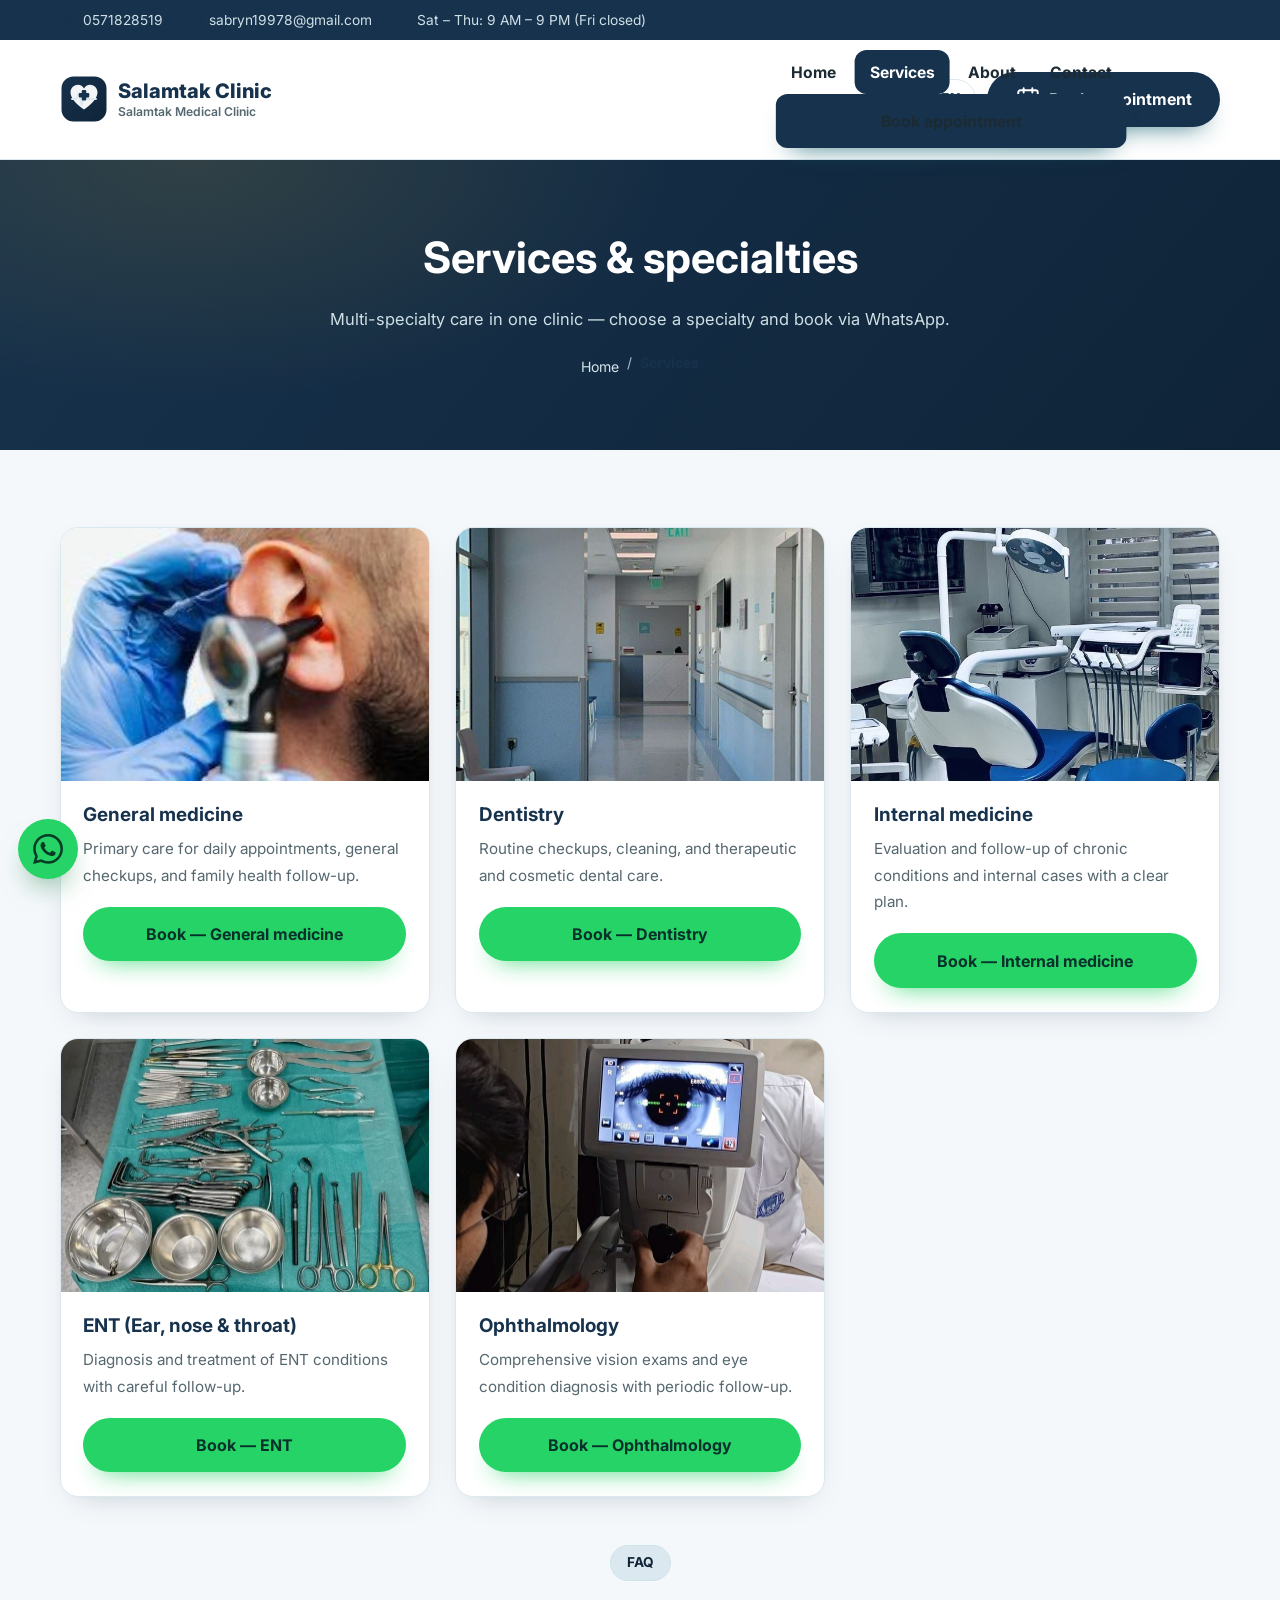
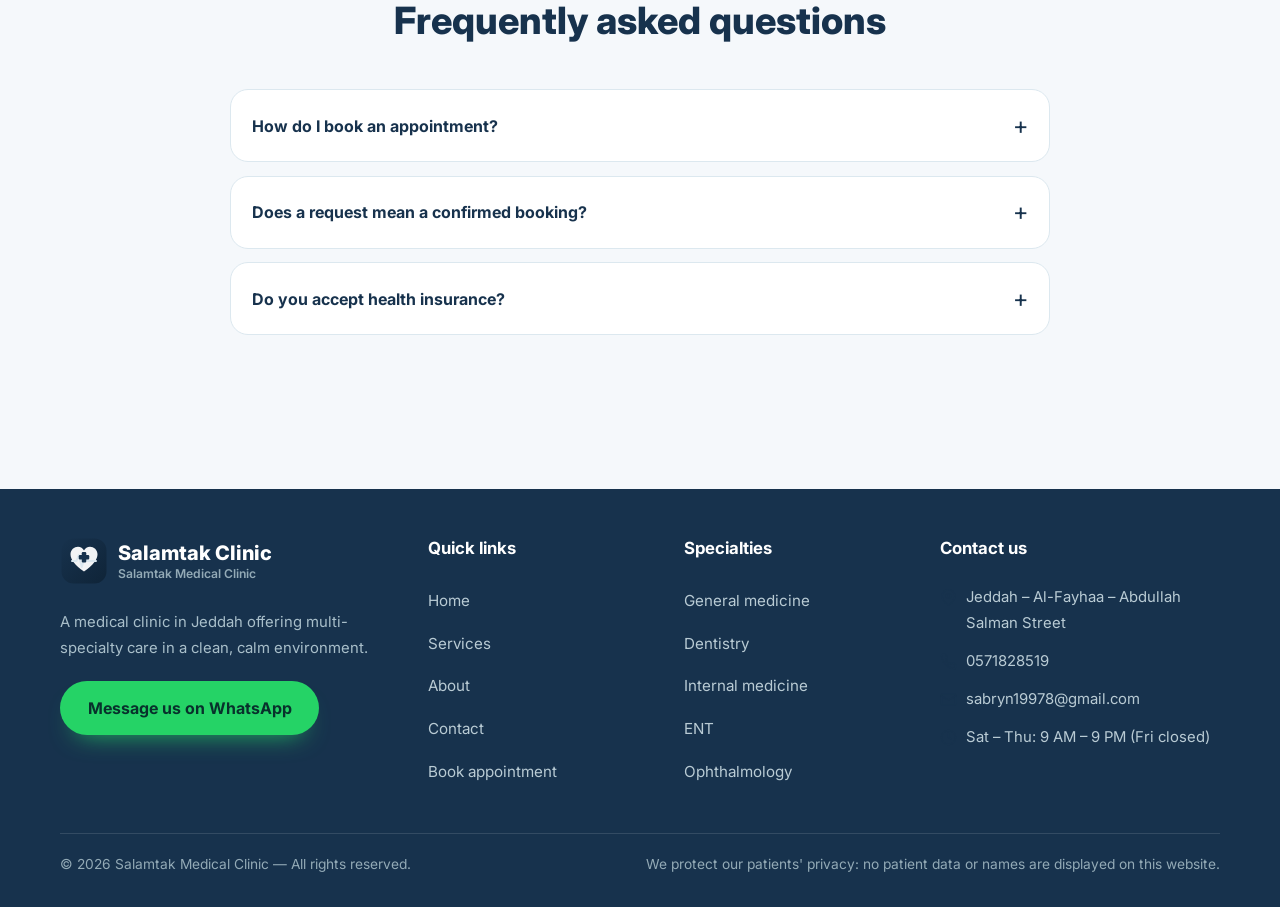
<file: 111/salamtak-clinic/en/services.html>
﻿<!DOCTYPE html>
<html lang="en" dir="ltr">
<head>
  <meta charset="UTF-8">
  <meta name="viewport" content="width=device-width, initial-scale=1.0">
  <meta name="description" content="Services and specialties at Salamtak Medical Clinic in Jeddah.">
  <meta name="theme-color" content="#17324D">
  <title>Salamtak Medical Clinic | Services</title>
  <link rel="preconnect" href="https://fonts.googleapis.com">
  <link rel="preconnect" href="https://fonts.gstatic.com" crossorigin>
  <link href="https://fonts.googleapis.com/css2?family=Cairo:wght@400;600;700;800&family=Inter:wght@400;500;600;700;800&display=swap" rel="stylesheet">
  <link rel="icon" type="image/svg+xml" href="../images/logo/favicon.svg">
  <link rel="stylesheet" href="../css/style.css">
</head>
<body>
  <a class="skip-link" href="#main-content">Skip to main content</a>
  <div class="topbar">
    <div class="container topbar-inner">
      <ul class="topbar-list">
        <li class="topbar-item"><svg class="ico" viewBox="0 0 24 24" aria-hidden="true"><path d="M22 16.92v3a2 2 0 0 1-2.18 2 19.79 19.79 0 0 1-8.63-3.07 19.5 19.5 0 0 1-6-6 19.79 19.79 0 0 1-3.07-8.67A2 2 0 0 1 4.11 2h3a2 2 0 0 1 2 1.72c.13.96.36 1.9.7 2.81a2 2 0 0 1-.45 2.11L8.09 9.91a16 16 0 0 0 6 6l1.27-1.27a2 2 0 0 1 2.11-.45c.91.34 1.85.57 2.81.7A2 2 0 0 1 22 16.92z"/></svg><a href="tel:+966571828519" dir="ltr">0571828519</a></li>
        <li class="topbar-item"><svg class="ico" viewBox="0 0 24 24" aria-hidden="true"><rect x="2" y="4" width="20" height="16" rx="2"/><path d="m22 7-10 6L2 7"/></svg><a href="mailto:sabryn19978@gmail.com">sabryn19978@gmail.com</a></li>
        <li class="topbar-item topbar-hours"><svg class="ico" viewBox="0 0 24 24" aria-hidden="true"><circle cx="12" cy="12" r="10"/><path d="M12 6v6l4 2"/></svg><span>Sat – Thu: 9 AM – 9 PM (Fri closed)</span></li>
      </ul>
    </div>
  </div>
  <header class="site-header">
    <div class="container header-inner">
      <a class="brand" href="index.html"><img class="brand__logo" src="../images/logo/logo.svg" alt="Salamtak Medical Clinic logo" width="48" height="48"><span class="brand__text"><span class="brand__name">Salamtak Clinic</span><span class="brand__slogan">Salamtak Medical Clinic</span></span></a>
      <nav class="main-nav" id="primary-nav" aria-label="Main navigation">
        <button class="nav-close" type="button" aria-label="Close navigation">&times;</button>
        <ul>
          <li><a href="index.html">Home</a></li>
          <li><a href="services.html" aria-current="page">Services</a></li>
          <li><a href="about.html">About</a></li>
          <li><a href="contact.html">Contact</a></li>
        </ul>
        <a class="btn btn--primary btn--block nav-cta-mobile" href="contact.html#booking">Book appointment</a>
      </nav>
      <div class="header-actions">
        <a class="lang-toggle" href="../services.html" aria-label="Switch to Arabic">AR / EN</a>
        <a class="btn btn--primary" href="contact.html#booking"><svg class="ico" viewBox="0 0 24 24" aria-hidden="true"><rect x="3" y="4" width="18" height="18" rx="2"/><path d="M16 2v4M8 2v4M3 10h18"/></svg>Book appointment</a>
        <button class="nav-toggle" type="button" aria-expanded="false" aria-controls="primary-nav" aria-label="Open navigation"><span class="nav-toggle__bar"></span><span class="nav-toggle__bar"></span><span class="nav-toggle__bar"></span></button>
      </div>
    </div>
  </header>
  <div class="nav-backdrop"></div>
  <main id="main-content">
    <section class="page-hero">
      <div class="container">
        <h1>Services & specialties</h1>
        <p>Multi-specialty care in one clinic — choose a specialty and book via WhatsApp.</p>
        <nav class="breadcrumb" aria-label="Breadcrumb"><a href="index.html">Home</a><span aria-hidden="true">/</span><span aria-current="page">Services</span></nav>
      </div>
    </section>
    <section class="section">
      <div class="container">
        <div class="cards-grid">
          <article class="card reveal" id="general">
            <div class="card__media"><img src="../images/departments/general-checkup.jpg" alt="General checkup" width="236" height="157" loading="lazy" decoding="async"></div>
            <div class="card__body">
              <h3>General medicine</h3>
              <p>Primary care for daily appointments, general checkups, and family health follow-up.</p>
              <a class="btn btn--whatsapp" style="margin-block-start:0.6rem" href="https://wa.me/966571828519?text=Hello, I would like to book an appointment in General Medicine at Salamtak Clinic." target="_blank" rel="noopener">Book — General medicine</a>
            </div>
          </article>
          <article class="card reveal" data-delay="1" id="dental">
            <div class="card__media"><img src="../images/departments/medical-tools.jpg" alt="Dental tools" width="736" height="981" loading="lazy" decoding="async"></div>
            <div class="card__body">
              <h3>Dentistry</h3>
              <p>Routine checkups, cleaning, and therapeutic and cosmetic dental care.</p>
              <a class="btn btn--whatsapp" style="margin-block-start:0.6rem" href="https://wa.me/966571828519?text=Hello, I would like to book an appointment in Dentistry at Salamtak Clinic." target="_blank" rel="noopener">Book — Dentistry</a>
            </div>
          </article>
          <article class="card reveal" data-delay="2" id="internal">
            <div class="card__media"><img src="../images/clinic/exam-room.jpg" alt="Exam room" width="630" height="1198" loading="lazy" decoding="async"></div>
            <div class="card__body">
              <h3>Internal medicine</h3>
              <p>Evaluation and follow-up of chronic conditions and internal cases with a clear plan.</p>
              <a class="btn btn--whatsapp" style="margin-block-start:0.6rem" href="https://wa.me/966571828519?text=Hello, I would like to book an appointment in Internal Medicine at Salamtak Clinic." target="_blank" rel="noopener">Book — Internal medicine</a>
            </div>
          </article>
          <article class="card reveal" data-delay="3" id="ent">
            <div class="card__media"><img src="../images/clinic/clinic-room.jpg" alt="ENT clinic" width="736" height="981" loading="lazy" decoding="async"></div>
            <div class="card__body">
              <h3>ENT (Ear, nose & throat)</h3>
              <p>Diagnosis and treatment of ENT conditions with careful follow-up.</p>
              <a class="btn btn--whatsapp" style="margin-block-start:0.6rem" href="https://wa.me/966571828519?text=Hello, I would like to book an appointment in ENT at Salamtak Clinic." target="_blank" rel="noopener">Book — ENT</a>
            </div>
          </article>
          <article class="card reveal" data-delay="4" id="eye">
            <div class="card__media"><img src="../images/departments/eye-exam-device.jpg" alt="Eye exam device" width="736" height="981" loading="lazy" decoding="async"></div>
            <div class="card__body">
              <h3>Ophthalmology</h3>
              <p>Comprehensive vision exams and eye condition diagnosis with periodic follow-up.</p>
              <a class="btn btn--whatsapp" style="margin-block-start:0.6rem" href="https://wa.me/966571828519?text=Hello, I would like to book an appointment in Ophthalmology at Salamtak Clinic." target="_blank" rel="noopener">Book — Ophthalmology</a>
            </div>
          </article>
        </div>
        <div style="max-width:820px;margin-inline:auto;margin-block-start:3rem;">
          <div class="section-head reveal"><span class="section-tag">FAQ</span><h2 class="section-title">Frequently asked questions</h2></div>
          <details class="faq-item reveal"><summary>How do I book an appointment?</summary><div class="faq-item__answer"><p>Send your request via the appointment form or WhatsApp; we will contact you to confirm.</p></div></details>
          <details class="faq-item reveal"><summary>Does a request mean a confirmed booking?</summary><div class="faq-item__answer"><p>No. A request is an appointment request; it becomes confirmed after the clinic contacts you by phone.</p></div></details>
          <details class="faq-item reveal"><summary>Do you accept health insurance?</summary><div class="faq-item__answer"><p>Please contact the clinic to verify accepted insurance.</p></div></details>
        </div>
      </div>
    </section>
  </main>

  <footer class="site-footer">
    <div class="container footer-grid">
      <div class="footer-brand">
        <a class="brand" href="index.html"><img class="brand__logo" src="../images/logo/logo.svg" alt="Salamtak Medical Clinic logo" width="48" height="48"><span class="brand__text"><span class="brand__name">Salamtak Clinic</span><span class="brand__slogan">Salamtak Medical Clinic</span></span></a>
        <p class="footer-about">A medical clinic in Jeddah offering multi-specialty care in a clean, calm environment.</p>
        <a class="btn btn--whatsapp" href="https://wa.me/966571828519" target="_blank" rel="noopener">Message us on WhatsApp</a>
      </div>
      <div><h3>Quick links</h3><ul class="footer-links"><li><a href="index.html">Home</a></li><li><a href="services.html">Services</a></li><li><a href="about.html">About</a></li><li><a href="contact.html">Contact</a></li><li><a href="contact.html#booking">Book appointment</a></li></ul></div>
      <div><h3>Specialties</h3><ul class="footer-links"><li><a href="services.html#general">General medicine</a></li><li><a href="services.html#dental">Dentistry</a></li><li><a href="services.html#internal">Internal medicine</a></li><li><a href="services.html#ent">ENT</a></li><li><a href="services.html#eye">Ophthalmology</a></li></ul></div>
      <div><h3>Contact us</h3><ul class="footer-contact"><li><svg class="ico" viewBox="0 0 24 24" aria-hidden="true"><path d="M21 10c0 7-9 13-9 13s-9-6-9-13a9 9 0 0 1 18 0z"/><circle cx="12" cy="10" r="3"/></svg><span>Jeddah – Al-Fayhaa – Abdullah Salman Street</span></li><li><svg class="ico" viewBox="0 0 24 24" aria-hidden="true"><path d="M22 16.92v3a2 2 0 0 1-2.18 2 19.79 19.79 0 0 1-8.63-3.07 19.5 19.5 0 0 1-6-6 19.79 19.79 0 0 1-3.07-8.67A2 2 0 0 1 4.11 2h3a2 2 0 0 1 2 1.72c.13.96.36 1.9.7 2.81a2 2 0 0 1-.45 2.11L8.09 9.91a16 16 0 0 0 6 6l1.27-1.27a2 2 0 0 1 2.11-.45c.91.34 1.85.57 2.81.7A2 2 0 0 1 22 16.92z"/></svg><a href="tel:+966571828519" dir="ltr">0571828519</a></li><li><svg class="ico" viewBox="0 0 24 24" aria-hidden="true"><rect x="2" y="4" width="20" height="16" rx="2"/><path d="m22 7-10 6L2 7"/></svg><a href="mailto:sabryn19978@gmail.com">sabryn19978@gmail.com</a></li><li><svg class="ico" viewBox="0 0 24 24" aria-hidden="true"><circle cx="12" cy="12" r="10"/><path d="M12 6v6l4 2"/></svg><span>Sat – Thu: 9 AM – 9 PM (Fri closed)</span></li></ul></div>
    </div>
    <div class="container footer-bottom"><p>© <span id="year">2026</span> Salamtak Medical Clinic — All rights reserved.</p><p>We protect our patients' privacy: no patient data or names are displayed on this website.</p></div>
  </footer>
  <a class="whatsapp-fab" href="https://wa.me/966571828519" target="_blank" rel="noopener" aria-label="Contact the clinic via WhatsApp"><svg class="ico ico--fill" viewBox="0 0 24 24" aria-hidden="true"><path d="M17.472 14.382c-.297-.149-1.758-.867-2.03-.967-.273-.099-.471-.148-.67.15-.197.297-.767.966-.94 1.164-.173.199-.347.223-.644.075-.297-.15-1.255-.463-2.39-1.475-.883-.788-1.48-1.761-1.653-2.059-.173-.297-.018-.458.13-.606.134-.133.298-.347.446-.52.149-.174.198-.298.298-.497.099-.198.05-.371-.025-.52-.075-.149-.669-1.612-.916-2.207-.242-.579-.487-.5-.669-.51-.173-.008-.371-.01-.57-.01-.198 0-.52.074-.792.372-.272.297-1.04 1.016-1.04 2.479 0 1.462 1.065 2.875 1.213 3.074.149.198 2.096 3.2 5.077 4.487.709.306 1.262.489 1.694.625.712.227 1.36.195 1.871.118.571-.085 1.758-.719 2.006-1.413.248-.694.248-1.289.173-1.413-.074-.124-.272-.198-.57-.347m-5.421 7.403h-.004a9.87 9.87 0 0 1-5.031-1.378l-.361-.214-3.741.982.998-3.648-.235-.374a9.86 9.86 0 0 1-1.51-5.26c.001-5.45 4.436-9.884 9.888-9.884 2.64 0 5.122 1.03 6.988 2.898a9.825 9.825 0 0 1 2.893 6.994c-.003 5.45-4.437 9.884-9.885 9.884m8.413-18.297A11.815 11.815 0 0 0 12.05 0C5.495 0 .16 5.335.157 11.892c0 2.096.547 4.142 1.588 5.945L.057 24l6.305-1.654a11.882 11.882 0 0 0 5.683 1.448h.005c6.554 0 11.89-5.335 11.893-11.893a11.821 11.821 0 0 0-3.48-8.413Z"/></svg></a>
  <button class="back-to-top" type="button" aria-label="Back to top"><svg class="ico" viewBox="0 0 24 24" aria-hidden="true"><path d="M12 19V5"/><path d="m5 12 7-7 7 7"/></svg></button>
  <script src="../js/script.js"></script>
</body>
</html>
</file>
<file: 111/salamtak-clinic/css/style.css>
/* ============================================================
   عيادة سلامتك الطبية — ملف CSS المشترك لجميع الصفحات
   المبدأ: اتجاه RTL كامل + خصائص CSS المنطقية
   (margin-inline / padding-inline / inset-inline / text-align)
   ============================================================ */

/* ------------------------------------------------------------
   1) المتغيرات (الألوان والقياسات والظلال)
   ------------------------------------------------------------ */
:root {
  /* الهوية اللونية: كحلي طبي + أزرق فاتح + أبيض */
  --clr-navy:        #17324D;
  --clr-navy-soft:   #1f4060;
  --clr-primary:     #17324D;
  --clr-primary-dark:#0f2438;
  --clr-primary-soft:#DCE8EF;
  --clr-accent:      #2a5a8a;
  --clr-gold:        #17324D;
  --clr-gold-dark:   #0f2438;
  --clr-bg:          #f5f8fb;
  --clr-surface:     #ffffff;
  --clr-text:        #1c2b33;
  --clr-muted:       #55676f;
  --clr-border:      #dce8ef;
  --clr-whatsapp:    #25d366;
  --clr-danger:      #b3261e;
  --clr-success:     #1c7c4a;

  --shadow-1: 0 10px 30px -18px rgba(11, 43, 63, 0.35);
  --shadow-2: 0 24px 45px -22px rgba(11, 43, 63, 0.45);
  --radius-s: 12px;
  --radius-m: 18px;
  --radius-l: 26px;
  --header-h: 72px;
  --font: "Cairo", "Segoe UI", Tahoma, Arial, sans-serif;
  --font-en: "Inter", "Cairo", "Segoe UI", Arial, sans-serif;
}

/* خطوط Google: Cairo للعربية، Inter للإنجليزية */
html[lang="ar"] body { font-family: var(--font); }
html[lang="en"] body { font-family: var(--font-en); }

/* ------------------------------------------------------------
   2) إعادة التهيئة والأساسيات
   ------------------------------------------------------------ */
*,
*::before,
*::after {
  box-sizing: border-box;
}

html {
  scroll-behavior: smooth;
  /* مسافة آمنة عند القفز إلى مرساة حتى لا يختفي المحتوى خلف الترويسة الثابتة */
  scroll-padding-top: 110px;
}

body {
  margin: 0;
  font-family: var(--font);
  font-size: 16px;
  line-height: 1.75;
  color: var(--clr-text);
  background-color: var(--clr-bg);
  -webkit-font-smoothing: antialiased;
}

img {
  display: block;
  max-width: 100%;
  height: auto;
}

a {
  color: inherit;
}

ul,
ol {
  margin: 0;
  padding: 0;
  list-style: none;
}

h1, h2, h3, h4 {
  line-height: 1.4;
  color: var(--clr-navy);
  margin-block: 0 0.6em;
}

p {
  margin-block: 0 1em;
}

button {
  font-family: inherit;
}

/* تركيز واضح لدعم التنقل بلوحة المفاتيح */
:focus-visible {
  outline: 3px solid var(--clr-gold);
  outline-offset: 3px;
  border-radius: 6px;
}

/* رابط التخطي إلى المحتوى (أول عنصر قابل للتركيز) */
.skip-link {
  position: absolute;
  inset-inline-start: -9999px;
  top: 0;
  z-index: 3000;
  background: var(--clr-navy);
  color: #fff;
  padding: 0.7rem 1.2rem;
  border-radius: 0 0 var(--radius-s) var(--radius-s);
  font-weight: 700;
  text-decoration: none;
}
.skip-link:focus {
  inset-inline-start: 1rem;
}

/* نص مخفي بصريًا لكن مقروء لقارئات الشاشة */
.visually-hidden {
  position: absolute !important;
  width: 1px;
  height: 1px;
  margin: -1px;
  padding: 0;
  overflow: hidden;
  clip: rect(0 0 0 0);
  white-space: nowrap;
  border: 0;
}

/* ------------------------------------------------------------
   3) التخطيط العام والأقسام
   ------------------------------------------------------------ */
.container {
  width: min(1160px, 92%);
  margin-inline: auto;
}

.section {
  padding-block: clamp(3rem, 6vw, 5rem);
}

.section--alt {
  background: var(--clr-surface);
}

/* ترويسة قسم: وسم + عنوان + وصف (محاذاة مركزية هادئة) */
.section-head {
  max-width: 660px;
  margin-inline: auto;
  margin-block-end: 2.6rem;
  text-align: center;
}

.section-tag {
  display: inline-flex;
  align-items: center;
  gap: 0.4rem;
  background: var(--clr-primary-soft);
  color: var(--clr-primary-dark);
  border: 1px solid #cde4e9;
  padding: 0.3rem 1rem;
  border-radius: 999px;
  font-size: 0.85rem;
  font-weight: 700;
  margin-block-end: 0.9rem;
}

.section-title {
  font-size: clamp(1.55rem, 3vw, 2.35rem);
  font-weight: 800;
}

.section-sub {
  color: var(--clr-muted);
  font-size: 1.02rem;
  margin: 0;
}

/* أيقونات SVG داخل الواجهة */
.ico {
  width: 26px;
  height: 26px;
  fill: none;
  stroke: currentColor;
  stroke-width: 1.8;
  stroke-linecap: round;
  stroke-linejoin: round;
  flex-shrink: 0;
}
.ico--fill {
  fill: currentColor;
  stroke: none;
}
.ico--lg {
  width: 34px;
  height: 34px;
}

/* ------------------------------------------------------------
   4) الأزرار (حجم مناسب للجوال + تباين واضح)
   ------------------------------------------------------------ */
.btn {
  display: inline-flex;
  align-items: center;
  justify-content: center;
  gap: 0.55rem;
  min-height: 48px;
  padding: 0.7rem 1.6rem;
  border: 2px solid transparent;
  border-radius: 999px;
  background: none;
  font-size: 1rem;
  font-weight: 700;
  text-decoration: none;
  cursor: pointer;
  transition: background-color 0.25s, color 0.25s, transform 0.25s,
    box-shadow 0.25s, border-color 0.25s;
}

.btn:hover {
  transform: translateY(-2px);
}
.btn:active {
  transform: translateY(0);
}

.btn--primary {
  background: var(--clr-primary);
  color: #fff;
  box-shadow: 0 14px 26px -16px rgba(13, 92, 107, 0.9);
}
.btn--primary:hover {
  background: var(--clr-primary-dark);
}

.btn--outline {
  border-color: var(--clr-primary);
  color: var(--clr-primary);
}
.btn--outline:hover {
  background: var(--clr-primary);
  color: #fff;
}

.btn--light {
  background: #fff;
  color: var(--clr-navy);
}
.btn--light:hover {
  background: var(--clr-gold);
  color: var(--clr-navy);
}

.btn--ghost-light {
  border-color: rgba(255, 255, 255, 0.55);
  color: #fff;
}
.btn--ghost-light:hover {
  background: rgba(255, 255, 255, 0.14);
  border-color: #fff;
}

.btn--whatsapp {
  background: var(--clr-whatsapp);
  color: #08312c;
  box-shadow: 0 14px 26px -16px rgba(37, 211, 102, 0.95);
}
.btn--whatsapp:hover {
  background: #1fc25b;
}

.btn--block {
  width: 100%;
}

/* ------------------------------------------------------------
   5) الترويسة: شريط علوي + شعار + قائمة التنقل
   ------------------------------------------------------------ */
.topbar {
  background: var(--clr-navy);
  color: #cfe0e6;
  font-size: 0.86rem;
}

.topbar-inner {
  display: flex;
  align-items: center;
  justify-content: space-between;
  gap: 1rem;
  flex-wrap: wrap;
  padding-block: 0.5rem;
}

.topbar-list {
  display: flex;
  align-items: center;
  gap: 1.4rem;
  flex-wrap: wrap;
}

.topbar-item {
  display: inline-flex;
  align-items: center;
  gap: 0.45rem;
}

.topbar-item .ico {
  width: 16px;
  height: 16px;
  color: var(--clr-gold);
}

.topbar a {
  text-decoration: none;
}
.topbar a:hover {
  color: #fff;
  text-decoration: underline;
}

/* الترويسة الرئيسية: ثابتة أعلى الصفحة */
.site-header {
  position: sticky;
  top: 0;
  z-index: 1000;
  background: rgba(255, 255, 255, 0.97);
  backdrop-filter: blur(8px);
  border-block-end: 1px solid var(--clr-border);
  transition: box-shadow 0.3s;
}
.site-header.is-scrolled {
  box-shadow: 0 12px 30px -20px rgba(11, 43, 63, 0.55);
}

.header-inner {
  display: flex;
  align-items: center;
  justify-content: space-between;
  gap: 1.25rem;
  padding-block: 0.65rem;
  min-height: var(--header-h);
}

/* بطاقة الهوية */
.brand {
  display: inline-flex;
  align-items: center;
  gap: 0.65rem;
  text-decoration: none;
}
.brand__logo {
  width: 48px;
  height: 48px;
}
.brand__text {
  display: flex;
  flex-direction: column;
  justify-content: center;
  line-height: 1.3;
}
.brand__name {
  display: block;
  font-size: 1.25rem;
  font-weight: 800;
  color: var(--clr-navy);
  line-height: 1.25;
}
.brand__slogan {
  display: block;
  font-size: 0.76rem;
  color: var(--clr-muted);
  font-weight: 600;
}

/* روابط التنقل */
.main-nav ul {
  display: flex;
  align-items: center;
  gap: 0.2rem;
}

.main-nav a {
  display: inline-flex;
  align-items: center;
  min-height: 44px;
  padding-inline: 0.95rem;
  border-radius: 12px;
  font-weight: 700;
  font-size: 0.98rem;
  color: var(--clr-text);
  text-decoration: none;
  transition: color 0.2s, background-color 0.2s;
}
.main-nav a:hover {
  color: var(--clr-primary);
  background: var(--clr-primary-soft);
}
/* تمييز الصفحة الحالية */
.main-nav a[aria-current="page"] {
  color: #fff;
  background: var(--clr-primary);
}

.header-actions {
  display: flex;
  align-items: center;
  gap: 0.7rem;
}

/* زر تغيير اللغة */
.lang-toggle {
  display: inline-flex;
  align-items: center;
  justify-content: center;
  min-height: 40px;
  padding: 0.35rem 0.9rem;
  border: 1.5px solid var(--clr-border);
  border-radius: 999px;
  background: #fff;
  color: var(--clr-navy);
  font-weight: 800;
  font-size: 0.85rem;
  text-decoration: none;
  letter-spacing: 0.04em;
  transition: background-color 0.2s, color 0.2s, border-color 0.2s;
}
.lang-toggle:hover {
  background: var(--clr-primary);
  color: #fff;
  border-color: var(--clr-primary);
}

/* زر القائمة (جوال) */
.nav-toggle {
  display: none;
  flex-direction: column;
  justify-content: center;
  gap: 5px;
  width: 48px;
  height: 48px;
  padding: 0;
  border: 1.5px solid var(--clr-border);
  border-radius: 12px;
  background: #fff;
  cursor: pointer;
}
.nav-toggle__bar {
  display: block;
  width: 22px;
  height: 2.5px;
  margin-inline: auto;
  background: var(--clr-navy);
  border-radius: 2px;
  transition: transform 0.3s, opacity 0.3s;
}
.nav-toggle[aria-expanded="true"] .nav-toggle__bar:nth-child(1) {
  transform: translateY(7.5px) rotate(45deg);
}
.nav-toggle[aria-expanded="true"] .nav-toggle__bar:nth-child(2) {
  opacity: 0;
}
.nav-toggle[aria-expanded="true"] .nav-toggle__bar:nth-child(3) {
  transform: translateY(-7.5px) rotate(-45deg);
}

/* زر إغلاق داخل لوحة القائمة */
.nav-close {
  position: absolute;
  inset-inline-end: 1rem;
  top: 1rem;
  width: 46px;
  height: 46px;
  border: 1.5px solid var(--clr-border);
  border-radius: 50%;
  background: #fff;
  font-size: 1.5rem;
  line-height: 1;
  color: var(--clr-navy);
  cursor: pointer;
  display: none;
}

/* خلفية معتمة خلف اللوحة */
.nav-backdrop {
  position: fixed;
  inset: 0;
  background: rgba(7, 22, 31, 0.55);
  opacity: 0;
  visibility: hidden;
  transition: opacity 0.3s;
  z-index: 1100;
}
.nav-backdrop.is-open {
  opacity: 1;
  visibility: visible;
}

.nav-cta-mobile {
  display: none;
}

/* ------------------------------------------------------------
   6) القسم الرئيسي (Hero)
   ------------------------------------------------------------ */
.hero {
  position: relative;
  overflow: hidden;
  background:
    radial-gradient(900px 480px at 88% -10%, rgba(201, 162, 39, 0.16), transparent 60%),
    linear-gradient(135deg, var(--clr-navy) 0%, var(--clr-primary-dark) 65%, var(--clr-primary) 100%);
  color: #fff;
}

/* زخرفة دائرية هادئة */
.hero::after {
  content: "";
  position: absolute;
  width: 420px;
  height: 420px;
  border: 1px solid rgba(255, 255, 255, 0.08);
  border-radius: 50%;
  inset-inline-start: -140px;
  bottom: -220px;
  pointer-events: none;
}

.hero-inner {
  position: relative;
  z-index: 1;
  display: grid;
  grid-template-columns: 1.05fr 0.95fr;
  align-items: center;
  gap: clamp(2rem, 5vw, 4rem);
  padding-block: clamp(3rem, 7vw, 5.5rem);
}

.hero__body {
  min-width: 0;
}

.hero__eyebrow {
  display: inline-flex;
  align-items: center;
  gap: 0.45rem;
  background: rgba(255, 255, 255, 0.1);
  border: 1px solid rgba(255, 255, 255, 0.22);
  color: #eaf4f7;
  padding: 0.35rem 1rem;
  border-radius: 999px;
  font-size: 0.88rem;
  font-weight: 700;
  margin-block-end: 1.2rem;
}

.hero h1 {
  color: #fff;
  font-size: clamp(1.9rem, 4.4vw, 3.1rem);
  font-weight: 800;
  line-height: 1.45;
  margin-block-end: 0.5em;
}
.hero h1 em {
  font-style: normal;
  color: var(--clr-gold);
}

.hero__lead {
  color: #cfe0e6;
  font-size: clamp(1rem, 1.6vw, 1.12rem);
  max-width: 34em;
  margin-block-end: 1.6rem;
}

.hero-actions {
  display: flex;
  flex-wrap: wrap;
  gap: 0.9rem;
}

.hero-chips {
  display: flex;
  flex-wrap: wrap;
  gap: 0.6rem;
  margin-block-start: 1.9rem;
}

.chip {
  display: inline-flex;
  align-items: center;
  gap: 0.45rem;
  background: rgba(255, 255, 255, 0.09);
  border: 1px solid rgba(255, 255, 255, 0.2);
  color: #eaf4f7;
  padding: 0.42rem 0.95rem;
  border-radius: 999px;
  font-size: 0.85rem;
  font-weight: 600;
}
.chip .ico {
  width: 17px;
  height: 17px;
  color: var(--clr-gold);
}

/* صورة القسم الرئيسي + البطاقة العائمة */
.hero__media {
  position: relative;
}

.hero__media img {
  width: 100%;
  aspect-ratio: 4 / 5;
  object-fit: cover;
  border-radius: var(--radius-l);
  box-shadow: 0 40px 70px -35px rgba(0, 0, 0, 0.65);
  border: 6px solid rgba(255, 255, 255, 0.14);
}

.hero-float {
  position: absolute;
  inset-inline-start: -18px;
  bottom: 26px;
  display: flex;
  align-items: center;
  gap: 0.7rem;
  background: #fff;
  color: var(--clr-navy);
  border-radius: 16px;
  padding: 0.8rem 1.05rem;
  box-shadow: var(--shadow-2);
  font-size: 0.88rem;
  font-weight: 700;
  max-width: 230px;
  line-height: 1.5;
}
.hero-float .ico {
  color: var(--clr-primary);
}

.hero-float--top {
  inset-inline-end: -14px;
  inset-inline-start: auto;
  bottom: auto;
  top: 24px;
}

/* ------------------------------------------------------------
   7) شريط المزايا
   ------------------------------------------------------------ */
.features {
  display: grid;
  grid-template-columns: repeat(4, 1fr);
  gap: 1.25rem;
}

.feature {
  background: var(--clr-surface);
  border: 1px solid var(--clr-border);
  border-radius: var(--radius-m);
  padding: 1.4rem 1.3rem;
  box-shadow: var(--shadow-1);
  transition: transform 0.3s, box-shadow 0.3s;
}
.feature:hover {
  transform: translateY(-5px);
  box-shadow: var(--shadow-2);
}

.feature__icon {
  width: 54px;
  height: 54px;
  border-radius: 15px;
  display: grid;
  place-items: center;
  background: linear-gradient(135deg, var(--clr-primary-soft), #d3e9ee);
  color: var(--clr-primary-dark);
  margin-block-end: 0.9rem;
}

.feature h3 {
  font-size: 1.05rem;
  margin-block-end: 0.35em;
}
.feature p {
  color: var(--clr-muted);
  font-size: 0.92rem;
  margin: 0;
}

/* ------------------------------------------------------------
   8) بطاقات التخصصات والخدمات
   ------------------------------------------------------------ */
.cards-grid {
  display: grid;
  grid-template-columns: repeat(auto-fit, minmax(280px, 1fr));
  gap: 1.6rem;
}

.card {
  background: var(--clr-surface);
  border: 1px solid var(--clr-border);
  border-radius: var(--radius-m);
  overflow: hidden;
  box-shadow: var(--shadow-1);
  display: flex;
  flex-direction: column;
  transition: transform 0.3s, box-shadow 0.3s;
}
.card:hover {
  transform: translateY(-6px);
  box-shadow: var(--shadow-2);
}

.card__media {
  overflow: hidden;
  aspect-ratio: 16 / 11;
}
.card__media img {
  width: 100%;
  height: 100%;
  object-fit: cover;
  transition: transform 0.55s ease;
}
.card:hover .card__media img {
  transform: scale(1.06);
}

.card__body {
  padding: 1.3rem 1.4rem 1.5rem;
  display: flex;
  flex-direction: column;
  gap: 0.5rem;
  flex: 1;
}
.card__body h3 {
  font-size: 1.18rem;
  margin: 0;
}
.card__body p {
  color: var(--clr-muted);
  font-size: 0.95rem;
  margin: 0;
}
.card__link {
  margin-block-start: auto;
  display: inline-flex;
  align-items: center;
  gap: 0.4rem;
  color: var(--clr-primary);
  font-weight: 700;
  font-size: 0.94rem;
  text-decoration: none;
  min-height: 44px;
}
.card__link:hover {
  color: var(--clr-primary-dark);
  text-decoration: underline;
}

/* بطاقة خدمة بأيقونة */
.service-card {
  display: flex;
  gap: 1.05rem;
  align-items: flex-start;
  background: var(--clr-surface);
  border: 1px solid var(--clr-border);
  border-radius: var(--radius-m);
  padding: 1.35rem 1.3rem;
  box-shadow: var(--shadow-1);
  transition: transform 0.3s, box-shadow 0.3s;
}
.service-card:hover {
  transform: translateY(-5px);
  box-shadow: var(--shadow-2);
}

.service-card__icon {
  flex: 0 0 auto;
  width: 56px;
  height: 56px;
  border-radius: 15px;
  display: grid;
  place-items: center;
  background: linear-gradient(135deg, var(--clr-primary-soft), #d3e9ee);
  color: var(--clr-primary-dark);
}
.service-card h3 {
  font-size: 1.08rem;
  margin-block-end: 0.3em;
}
.service-card p {
  color: var(--clr-muted);
  font-size: 0.93rem;
  margin: 0;
}

/* ------------------------------------------------------------
   9) بطاقات الأطباء
   ------------------------------------------------------------ */
.doctors-grid {
  display: grid;
  grid-template-columns: repeat(auto-fit, minmax(270px, 1fr));
  gap: 1.8rem;
  max-width: 840px;
  margin-inline: auto;
}

.doctor-card {
  text-align: center;
  background: var(--clr-surface);
  border: 1px solid var(--clr-border);
  border-radius: var(--radius-m);
  overflow: hidden;
  box-shadow: var(--shadow-1);
  transition: transform 0.3s, box-shadow 0.3s;
}
.doctor-card:hover {
  transform: translateY(-6px);
  box-shadow: var(--shadow-2);
}

.doctor-card__media {
  aspect-ratio: 3 / 4;
  overflow: hidden;
  background: #dfe9ee;
}
.doctor-card__media img {
  width: 100%;
  height: 100%;
  object-fit: cover;
  object-position: top center;
  transition: transform 0.5s;
}
.doctor-card:hover .doctor-card__media img {
  transform: scale(1.04);
}

.doctor-card__body {
  padding: 1.2rem 1.2rem 1.5rem;
}
.doctor-card__name {
  font-size: 1.22rem;
  font-weight: 800;
  margin-block: 0 0.2em;
}
.doctor-card__role {
  display: inline-block;
  background: var(--clr-primary-soft);
  color: var(--clr-primary-dark);
  border: 1px solid #cde4e9;
  border-radius: 999px;
  padding: 0.25rem 1rem;
  font-size: 0.9rem;
  font-weight: 700;
  margin-block-end: 0.8rem;
}
.doctor-card__note {
  color: var(--clr-muted);
  font-size: 0.93rem;
  margin: 0;
}

/* ------------------------------------------------------------
   10) معرض الصور + العارض المكبّر
   ------------------------------------------------------------ */
.gallery-grid {
  display: grid;
  grid-template-columns: repeat(3, 1fr);
  gap: 1rem;
}

.gallery-item {
  position: relative;
  padding: 0;
  border: 0;
  border-radius: var(--radius-m);
  overflow: hidden;
  cursor: zoom-in;
  background: #dfe9ee;
  aspect-ratio: 4 / 3;
}
.gallery-item img {
  width: 100%;
  height: 100%;
  object-fit: cover;
  transition: transform 0.5s;
}
.gallery-item:hover img,
.gallery-item:focus-visible img {
  transform: scale(1.07);
}
.gallery-item__hint {
  position: absolute;
  inset: 0;
  display: grid;
  place-items: center;
  background: rgba(11, 43, 63, 0);
  color: #fff;
  opacity: 0;
  transition: opacity 0.3s, background-color 0.3s;
}
.gallery-item__hint .ico {
  width: 40px;
  height: 40px;
  filter: drop-shadow(0 4px 10px rgba(0, 0, 0, 0.5));
}
.gallery-item:hover .gallery-item__hint,
.gallery-item:focus-visible .gallery-item__hint {
  opacity: 1;
  background: rgba(11, 43, 63, 0.35);
}

/* العارض المكبّر */
.lightbox {
  position: fixed;
  inset: 0;
  z-index: 2500;
  background: rgba(6, 18, 26, 0.93);
  display: none;
  place-items: center;
  padding: 1.2rem;
}
.lightbox.is-open {
  display: grid;
}

.lightbox__figure {
  margin: 0;
  text-align: center;
  max-width: min(94vw, 1000px);
}
.lightbox__img {
  max-width: 100%;
  max-height: 76vh;
  object-fit: contain;
  border-radius: 14px;
  box-shadow: 0 30px 70px -30px rgba(0, 0, 0, 0.9);
}
.lightbox__caption {
  color: #d8e6ec;
  margin-block-start: 0.8rem;
  font-size: 0.95rem;
}

.lb-btn {
  position: absolute;
  width: 50px;
  height: 50px;
  border-radius: 50%;
  border: 1px solid rgba(255, 255, 255, 0.35);
  background: rgba(255, 255, 255, 0.12);
  color: #fff;
  font-size: 1.4rem;
  line-height: 1;
  cursor: pointer;
  display: grid;
  place-items: center;
  transition: background-color 0.2s;
}
.lb-btn:hover {
  background: rgba(255, 255, 255, 0.26);
}
.lb-btn--close {
  top: 1.1rem;
  inset-inline-end: 1.1rem;
}
.lb-btn--prev {
  inset-inline-start: 1.1rem;
  top: 50%;
  transform: translateY(-50%);
}
.lb-btn--next {
  inset-inline-end: 1.1rem;
  top: 50%;
  transform: translateY(-50%);
}
.lb-counter {
  position: absolute;
  bottom: 1.1rem;
  inset-inline-start: 50%;
  transform: translateX(50%);
  color: #cfe0e6;
  font-size: 0.9rem;
}

/* ------------------------------------------------------------
   11) رحلة الحجز (الخطوات) + الأسئلة الشائعة
   ------------------------------------------------------------ */
.steps {
  display: grid;
  grid-template-columns: repeat(3, 1fr);
  gap: 1.5rem;
  counter-reset: step;
}

.step {
  position: relative;
  background: var(--clr-surface);
  border: 1px solid var(--clr-border);
  border-radius: var(--radius-m);
  padding: 1.6rem 1.4rem;
  box-shadow: var(--shadow-1);
}
.step__num {
  width: 48px;
  height: 48px;
  border-radius: 50%;
  background: var(--clr-navy);
  color: var(--clr-gold);
  display: grid;
  place-items: center;
  font-size: 1.2rem;
  font-weight: 800;
  margin-block-end: 0.9rem;
}
.step h3 {
  font-size: 1.08rem;
}
.step p {
  color: var(--clr-muted);
  font-size: 0.94rem;
  margin: 0;
}

.notice {
  display: flex;
  gap: 0.8rem;
  align-items: flex-start;
  background: #fff8e6;
  border: 1px solid #f0dfae;
  border-inline-start: 5px solid var(--clr-gold);
  border-radius: var(--radius-s);
  padding: 1rem 1.15rem;
  font-size: 0.93rem;
  color: #5c4a12;
  margin-block-start: 1.6rem;
}
.notice .ico {
  color: var(--clr-gold-dark);
  margin-block-start: 0.15rem;
}
.notice p {
  margin: 0;
}

/* الأسئلة الشائعة */
.faq-item {
  background: var(--clr-surface);
  border: 1px solid var(--clr-border);
  border-radius: var(--radius-m);
  margin-block-end: 0.85rem;
  overflow: hidden;
}
.faq-item summary {
  display: flex;
  align-items: center;
  justify-content: space-between;
  gap: 1rem;
  min-height: 58px;
  padding: 0.9rem 1.3rem;
  font-weight: 700;
  font-size: 1rem;
  color: var(--clr-navy);
  cursor: pointer;
  list-style: none;
}
.faq-item summary::-webkit-details-marker {
  display: none;
}
.faq-item summary::after {
  content: "+";
  font-size: 1.5rem;
  font-weight: 400;
  color: var(--clr-primary);
  transition: transform 0.3s;
}
.faq-item[open] summary::after {
  transform: rotate(45deg);
}
.faq-item__answer {
  padding: 0 1.3rem 1.2rem;
  color: var(--clr-muted);
  font-size: 0.95rem;
}
.faq-item__answer p {
  margin: 0;
}

/* ------------------------------------------------------------
   12) قسم مقسّم (صورة + نص) و القيم
   ------------------------------------------------------------ */
.split {
  display: grid;
  grid-template-columns: 1fr 1fr;
  align-items: center;
  gap: clamp(1.6rem, 4.5vw, 3.6rem);
}
.split__media img {
  width: 100%;
  border-radius: var(--radius-l);
  box-shadow: var(--shadow-2);
}
.split__body h2 {
  font-size: clamp(1.5rem, 2.8vw, 2.2rem);
}
.split__body p {
  color: var(--clr-muted);
}

.values-grid {
  display: grid;
  grid-template-columns: repeat(auto-fit, minmax(230px, 1fr));
  gap: 1.25rem;
  margin-block-start: 2.2rem;
}

/* ------------------------------------------------------------
   13) صفحة التواصل: بطاقات البيانات + النموذج + الخريطة
   ------------------------------------------------------------ */
.contact-grid {
  display: grid;
  grid-template-columns: repeat(auto-fit, minmax(250px, 1fr));
  gap: 1.3rem;
}

.contact-card {
  display: flex;
  gap: 1rem;
  align-items: flex-start;
  background: var(--clr-surface);
  border: 1px solid var(--clr-border);
  border-inline-start: 5px solid var(--clr-primary);
  border-radius: var(--radius-m);
  padding: 1.4rem 1.3rem;
  box-shadow: var(--shadow-1);
  text-decoration: none;
  transition: transform 0.3s, box-shadow 0.3s;
}
a.contact-card:hover {
  transform: translateY(-5px);
  box-shadow: var(--shadow-2);
}

.contact-card__icon {
  flex: 0 0 auto;
  width: 52px;
  height: 52px;
  border-radius: 14px;
  display: grid;
  place-items: center;
  background: var(--clr-primary-soft);
  color: var(--clr-primary-dark);
}
.contact-card h3 {
  font-size: 1.02rem;
  margin-block-end: 0.2em;
}
.contact-card__value {
  font-weight: 700;
  color: var(--clr-primary-dark);
  font-size: 1rem;
  margin: 0;
  direction: ltr;
  text-align: start;
}
.contact-card__hint {
  color: var(--clr-muted);
  font-size: 0.85rem;
  margin: 0.2rem 0 0;
}

/* ساعات العمل */
.hours-card {
  background: var(--clr-surface);
  border: 1px solid var(--clr-border);
  border-radius: var(--radius-m);
  padding: 1.5rem 1.4rem;
  box-shadow: var(--shadow-1);
}
.hours-card h3 {
  font-size: 1.1rem;
}
.hours-list li {
  display: flex;
  justify-content: space-between;
  gap: 1rem;
  padding-block: 0.6rem;
  border-block-end: 1px dashed var(--clr-border);
  font-size: 0.96rem;
}
.hours-list li:last-child {
  border-block-end: 0;
}
.hours-list strong {
  color: var(--clr-navy);
}
.hours-list .closed {
  color: var(--clr-danger);
  font-weight: 700;
}

/* النموذج */
.form-card {
  background: var(--clr-surface);
  border: 1px solid var(--clr-border);
  border-radius: var(--radius-l);
  padding: clamp(1.4rem, 4vw, 2.5rem);
  box-shadow: var(--shadow-1);
}

.form-grid {
  display: grid;
  grid-template-columns: 1fr 1fr;
  gap: 1.1rem;
}

.form-group {
  display: flex;
  flex-direction: column;
  gap: 0.4rem;
}
.form-group--full {
  grid-column: 1 / -1;
}

.form-group label {
  font-size: 0.95rem;
  font-weight: 700;
  color: var(--clr-navy);
}
.form-required {
  color: var(--clr-danger);
}

.form-control {
  width: 100%;
  min-height: 50px;
  padding: 0.7rem 0.95rem;
  border: 1.6px solid #cfdde3;
  border-radius: var(--radius-s);
  background: #fbfdfe;
  font-family: inherit;
  font-size: 1rem;
  color: var(--clr-text);
  transition: border-color 0.2s, box-shadow 0.2s, background-color 0.2s;
}
.form-control::placeholder {
  color: #93a6ae;
}
.form-control:focus {
  outline: none;
  border-color: var(--clr-primary);
  background: #fff;
  box-shadow: 0 0 0 4px rgba(13, 92, 107, 0.14);
}
.form-control[aria-invalid="true"] {
  border-color: var(--clr-danger);
  background: #fff6f5;
}
textarea.form-control {
  min-height: 120px;
  resize: vertical;
}

.form-error {
  min-height: 1.15em;
  font-size: 0.83rem;
  color: var(--clr-danger);
  font-weight: 600;
}

.form-check {
  display: flex;
  gap: 0.6rem;
  align-items: flex-start;
  font-size: 0.9rem;
  color: var(--clr-muted);
}
.form-check input {
  width: 20px;
  height: 20px;
  min-height: auto;
  margin-block-start: 0.2rem;
  accent-color: var(--clr-primary);
  flex-shrink: 0;
}

.form-hint {
  background: var(--clr-primary-soft);
  border-inline-start: 4px solid var(--clr-primary);
  border-radius: 10px;
  padding: 0.85rem 1.05rem;
  font-size: 0.9rem;
  color: var(--clr-navy);
  margin-block-end: 1.3rem;
}
.form-hint p {
  margin: 0;
}

/* صندوق نتيجة الإرسال (تجهيز رسالة واتساب) */
.form-result {
  display: none;
  margin-block-start: 1.4rem;
  border: 1.5px solid #bfe3cf;
  background: #f0faf4;
  border-radius: var(--radius-m);
  padding: 1.2rem 1.3rem;
}
.form-result.is-visible {
  display: block;
}
.form-result h3 {
  font-size: 1.05rem;
  color: var(--clr-success);
  display: flex;
  align-items: center;
  gap: 0.5rem;
  margin-block-end: 0.5em;
}
.form-result__msg {
  background: #fff;
  border: 1px dashed #a9d5bd;
  border-radius: 10px;
  padding: 0.85rem 1rem;
  font-size: 0.92rem;
  white-space: pre-line;
  color: var(--clr-text);
  margin-block: 0.7rem 1rem;
}
.form-result__actions {
  display: flex;
  gap: 0.7rem;
  flex-wrap: wrap;
}

/* خريطة بديلة (بدون خدمات خارجية) */
.map-box {
  position: relative;
  border-radius: var(--radius-l);
  overflow: hidden;
  min-height: 300px;
  display: grid;
  place-items: center;
  text-align: center;
  color: #fff;
  padding: 2.4rem 1.5rem;
  background:
    radial-gradient(600px 300px at 20% 0%, rgba(201, 162, 39, 0.18), transparent 60%),
    linear-gradient(135deg, var(--clr-navy), var(--clr-primary-dark));
}
.map-box__inner {
  position: relative;
  z-index: 1;
  max-width: 460px;
}
.map-box .ico {
  width: 46px;
  height: 46px;
  color: var(--clr-gold);
  margin-inline: auto;
  margin-block-end: 0.8rem;
}
.map-box h3 {
  color: #fff;
  font-size: 1.3rem;
}
.map-box p {
  color: #cfe0e6;
}

/* ------------------------------------------------------------
   14) شريط الدعوة (CTA)
   ------------------------------------------------------------ */
.cta-banner {
  position: relative;
  overflow: hidden;
  border-radius: var(--radius-l);
  padding: clamp(2.2rem, 5vw, 3.6rem) clamp(1.4rem, 4vw, 3rem);
  text-align: center;
  color: #fff;
  background:
    linear-gradient(120deg, rgba(11, 43, 63, 0.94), rgba(9, 70, 82, 0.9)),
    url("../images/clinic/corridor.jpg") center 30% / cover no-repeat;
}
.cta-banner h2 {
  color: #fff;
  font-size: clamp(1.5rem, 3vw, 2.2rem);
}
.cta-banner p {
  color: #d5e4ea;
  max-width: 560px;
  margin-inline: auto;
  margin-block-end: 1.6rem;
}
.cta-banner .hero-actions {
  justify-content: center;
}

/* ------------------------------------------------------------
   15) التذييل
   ------------------------------------------------------------ */
.site-footer {
  background: var(--clr-navy);
  color: #b9cbd4;
  margin-block-start: 4rem;
}

.footer-grid {
  display: grid;
  grid-template-columns: 1.5fr 1fr 1fr 1.25fr;
  gap: 2rem;
  padding-block: 3rem 2.2rem;
}

.footer-brand .brand__name {
  color: #fff;
}
.footer-brand .brand__slogan {
  color: #93aab6;
}
.footer-about {
  font-size: 0.93rem;
  color: #a9bfca;
  margin-block: 1rem 1.2rem;
}

.site-footer h3 {
  color: #fff;
  font-size: 1.05rem;
  margin-block-end: 0.9rem;
  position: relative;
  padding-block-end: 0.55rem;
}
.site-footer h3::after {
  content: "";
  position: absolute;
  inset-inline-start: 0;
  bottom: 0;
  width: 44px;
  height: 3px;
  border-radius: 3px;
  background: var(--clr-gold);
}

.footer-links li {
  margin-block-end: 0.55rem;
}
.footer-links a {
  text-decoration: none;
  font-size: 0.95rem;
  color: #b9cbd4;
  display: inline-flex;
  align-items: center;
  gap: 0.45rem;
  min-height: 34px;
}
.footer-links a:hover {
  color: var(--clr-gold);
}
.footer-links .ico {
  width: 16px;
  height: 16px;
  color: var(--clr-gold);
}

.footer-contact li {
  display: flex;
  gap: 0.55rem;
  align-items: flex-start;
  margin-block-end: 0.75rem;
  font-size: 0.93rem;
}
.footer-contact .ico {
  width: 17px;
  height: 17px;
  color: var(--clr-gold);
  margin-block-start: 0.28rem;
}
.footer-contact a {
  text-decoration: none;
}
.footer-contact a:hover {
  color: #fff;
  text-decoration: underline;
}

.footer-bottom {
  border-block-start: 1px solid rgba(255, 255, 255, 0.12);
  padding-block: 1.1rem;
  display: flex;
  align-items: center;
  justify-content: space-between;
  gap: 0.8rem;
  flex-wrap: wrap;
  font-size: 0.86rem;
  color: #93aab6;
}
.footer-bottom a {
  color: #b9cbd4;
  text-decoration: none;
}
.footer-bottom a:hover {
  color: var(--clr-gold);
}

/* ------------------------------------------------------------
   16) الأزرار العائمة: واتساب + العودة للأعلى
   ------------------------------------------------------------ */
.whatsapp-fab {
  position: fixed;
  inset-inline-start: 1.1rem;
  bottom: 1.3rem;
  z-index: 950;
  width: 60px;
  height: 60px;
  border-radius: 50%;
  background: var(--clr-whatsapp);
  display: grid;
  place-items: center;
  box-shadow: 0 16px 30px -14px rgba(15, 120, 55, 0.75);
  transition: transform 0.25s;
}
.whatsapp-fab:hover {
  transform: scale(1.08);
}
.whatsapp-fab .ico {
  width: 30px;
  height: 30px;
  color: #073b26;
}

.back-to-top {
  position: fixed;
  inset-inline-end: 1.1rem;
  bottom: 1.3rem;
  z-index: 950;
  width: 52px;
  height: 52px;
  border: 0;
  border-radius: 50%;
  background: var(--clr-navy);
  color: #fff;
  display: grid;
  place-items: center;
  cursor: pointer;
  box-shadow: 0 16px 30px -16px rgba(11, 43, 63, 0.85);
  opacity: 0;
  visibility: hidden;
  transform: translateY(14px);
  transition: opacity 0.3s, visibility 0.3s, transform 0.3s, background-color 0.2s;
}
.back-to-top.is-visible {
  opacity: 1;
  visibility: visible;
  transform: translateY(0);
}
.back-to-top:hover {
  background: var(--clr-primary);
}
.back-to-top .ico {
  width: 22px;
  height: 22px;
}

/* ------------------------------------------------------------
   17) ترويسة الصفحات الداخلية + مسار التنقل
   ------------------------------------------------------------ */
.page-hero {
  background:
    radial-gradient(800px 400px at 15% 0%, rgba(201, 162, 39, 0.15), transparent 60%),
    linear-gradient(130deg, var(--clr-navy), var(--clr-primary-dark));
  color: #fff;
  padding-block: clamp(2.6rem, 6vw, 4.2rem);
  text-align: center;
}
.page-hero h1 {
  color: #fff;
  font-size: clamp(1.8rem, 4vw, 2.7rem);
  margin-block-end: 0.4em;
}
.page-hero p {
  color: #cfe0e6;
  max-width: 640px;
  margin-inline: auto;
  margin-block: 0;
  font-size: 1.03rem;
}

.breadcrumb {
  display: flex;
  justify-content: center;
  gap: 0.5rem;
  font-size: 0.88rem;
  color: #9fc0cb;
  margin-block-start: 1.1rem;
}
.breadcrumb a {
  color: #d5e4ea;
  text-decoration: none;
  min-height: 32px;
  display: inline-flex;
  align-items: center;
}
.breadcrumb a:hover {
  color: var(--clr-gold);
  text-decoration: underline;
}
.breadcrumb [aria-current="page"] {
  color: var(--clr-gold);
  font-weight: 700;
}

/* ------------------------------------------------------------
   18) تأثيرات الظهور عند التمرير
   ------------------------------------------------------------ */
.reveal {
  opacity: 0;
  transform: translateY(26px);
  transition: opacity 0.7s ease, transform 0.7s ease;
}
.reveal.is-visible {
  opacity: 1;
  transform: none;
}
/* تتابع ظهور عناصر الشبكة */
.reveal[data-delay="1"] { transition-delay: 0.1s; }
.reveal[data-delay="2"] { transition-delay: 0.2s; }
.reveal[data-delay="3"] { transition-delay: 0.3s; }
.reveal[data-delay="4"] { transition-delay: 0.4s; }

/* ------------------------------------------------------------
   19) الاستجابة للشاشات المختلفة
   ------------------------------------------------------------ */
@media (max-width: 1024px) {
  .features {
    grid-template-columns: repeat(2, 1fr);
  }
  .footer-grid {
    grid-template-columns: 1fr 1fr;
  }
  .steps {
    grid-template-columns: 1fr;
    max-width: 640px;
    margin-inline: auto;
  }
}

@media (max-width: 920px) {
  /* القائمة تتحول إلى لوحة جانبية على الجوال */
  .nav-toggle {
    display: flex;
  }
  .nav-close {
    display: block;
  }
  .nav-cta-mobile {
    display: flex;
    margin-block-start: 1.2rem;
  }

  .main-nav {
    position: fixed;
    inset-block: 0;
    inset-inline-start: 0;
    width: min(330px, 86vw);
    background: #fff;
    z-index: 1200;
    padding: 4.4rem 1.3rem 1.5rem;
    transform: translateX(105%);
    visibility: hidden;
    transition: transform 0.35s ease, visibility 0.35s;
    box-shadow: var(--shadow-2);
    overflow-y: auto;
  }
  .main-nav.is-open {
    transform: translateX(0);
    visibility: visible;
  }
  .main-nav ul {
    flex-direction: column;
    align-items: stretch;
    gap: 0.35rem;
  }
  .main-nav a {
    justify-content: flex-start;
    min-height: 50px;
    font-size: 1.02rem;
    padding-inline: 1rem;
  }
  .main-nav a[aria-current="page"] {
    background: var(--clr-primary);
  }

  .header-actions .btn {
    display: none;
  }

  .hero-inner {
    grid-template-columns: 1fr;
    text-align: center;
  }
  .hero__lead {
    margin-inline: auto;
  }
  .hero-actions,
  .hero-chips {
    justify-content: center;
  }
  .hero__media {
    max-width: 460px;
    margin-inline: auto;
    width: 100%;
  }
  .hero-float {
    inset-inline-start: 10px;
    bottom: 14px;
  }
  .hero-float--top {
    inset-inline-end: 10px;
    inset-inline-start: auto;
    top: 14px;
  }

  .split {
    grid-template-columns: 1fr;
  }
  .split__media {
    order: -1;
  }
  .gallery-grid {
    grid-template-columns: repeat(2, 1fr);
  }
}

@media (max-width: 640px) {
  .topbar-inner {
    justify-content: center;
    text-align: center;
  }
  .topbar-list {
    justify-content: center;
    gap: 0.9rem;
  }
  .topbar-hours {
    display: none;
  }

  .brand__logo {
    width: 42px;
    height: 42px;
  }
  .brand__name {
    font-size: 1.1rem;
  }

  .features {
    grid-template-columns: 1fr;
  }
  .form-grid {
    grid-template-columns: 1fr;
  }
  .footer-grid {
    grid-template-columns: 1fr;
    gap: 1.6rem;
  }
  .footer-bottom {
    justify-content: center;
    text-align: center;
  }

  /* أزرار مريحة لعرض الجوال */
  .hero-actions .btn {
    width: 100%;
  }

  .gallery-grid {
    gap: 0.7rem;
  }
  .lb-btn--prev {
    inset-inline-start: 0.5rem;
  }
  .lb-btn--next {
    inset-inline-end: 0.5rem;
  }

  .whatsapp-fab {
    width: 54px;
    height: 54px;
    inset-inline-start: 0.9rem;
    bottom: 1rem;
  }
  .back-to-top {
    inset-inline-end: 0.9rem;
    bottom: 1rem;
    width: 48px;
    height: 48px;
  }

  .contact-card__value {
    font-size: 0.95rem;
  }
}

/* ------------------------------------------------------------
   إصلاح اتجاه القائمة للغة الإنجليزية (LTR)
   ------------------------------------------------------------ */
html[dir="ltr"] .main-nav {
  inset-inline-start: auto;
  inset-inline-end: 0;
  transform: translateX(105%);
}
html[dir="ltr"] .main-nav.is-open {
  transform: translateX(0);
}

/* ------------------------------------------------------------
   20) احترام تفضيل تقليل الحركة
   ------------------------------------------------------------ */
@media (prefers-reduced-motion: reduce) {
  html {
    scroll-behavior: auto;
  }
  *,
  *::before,
  *::after {
    animation-duration: 0.01ms !important;
    animation-iteration-count: 1 !important;
    transition-duration: 0.01ms !important;
  }
  .reveal {
    opacity: 1;
    transform: none;
  }
}
</file>
